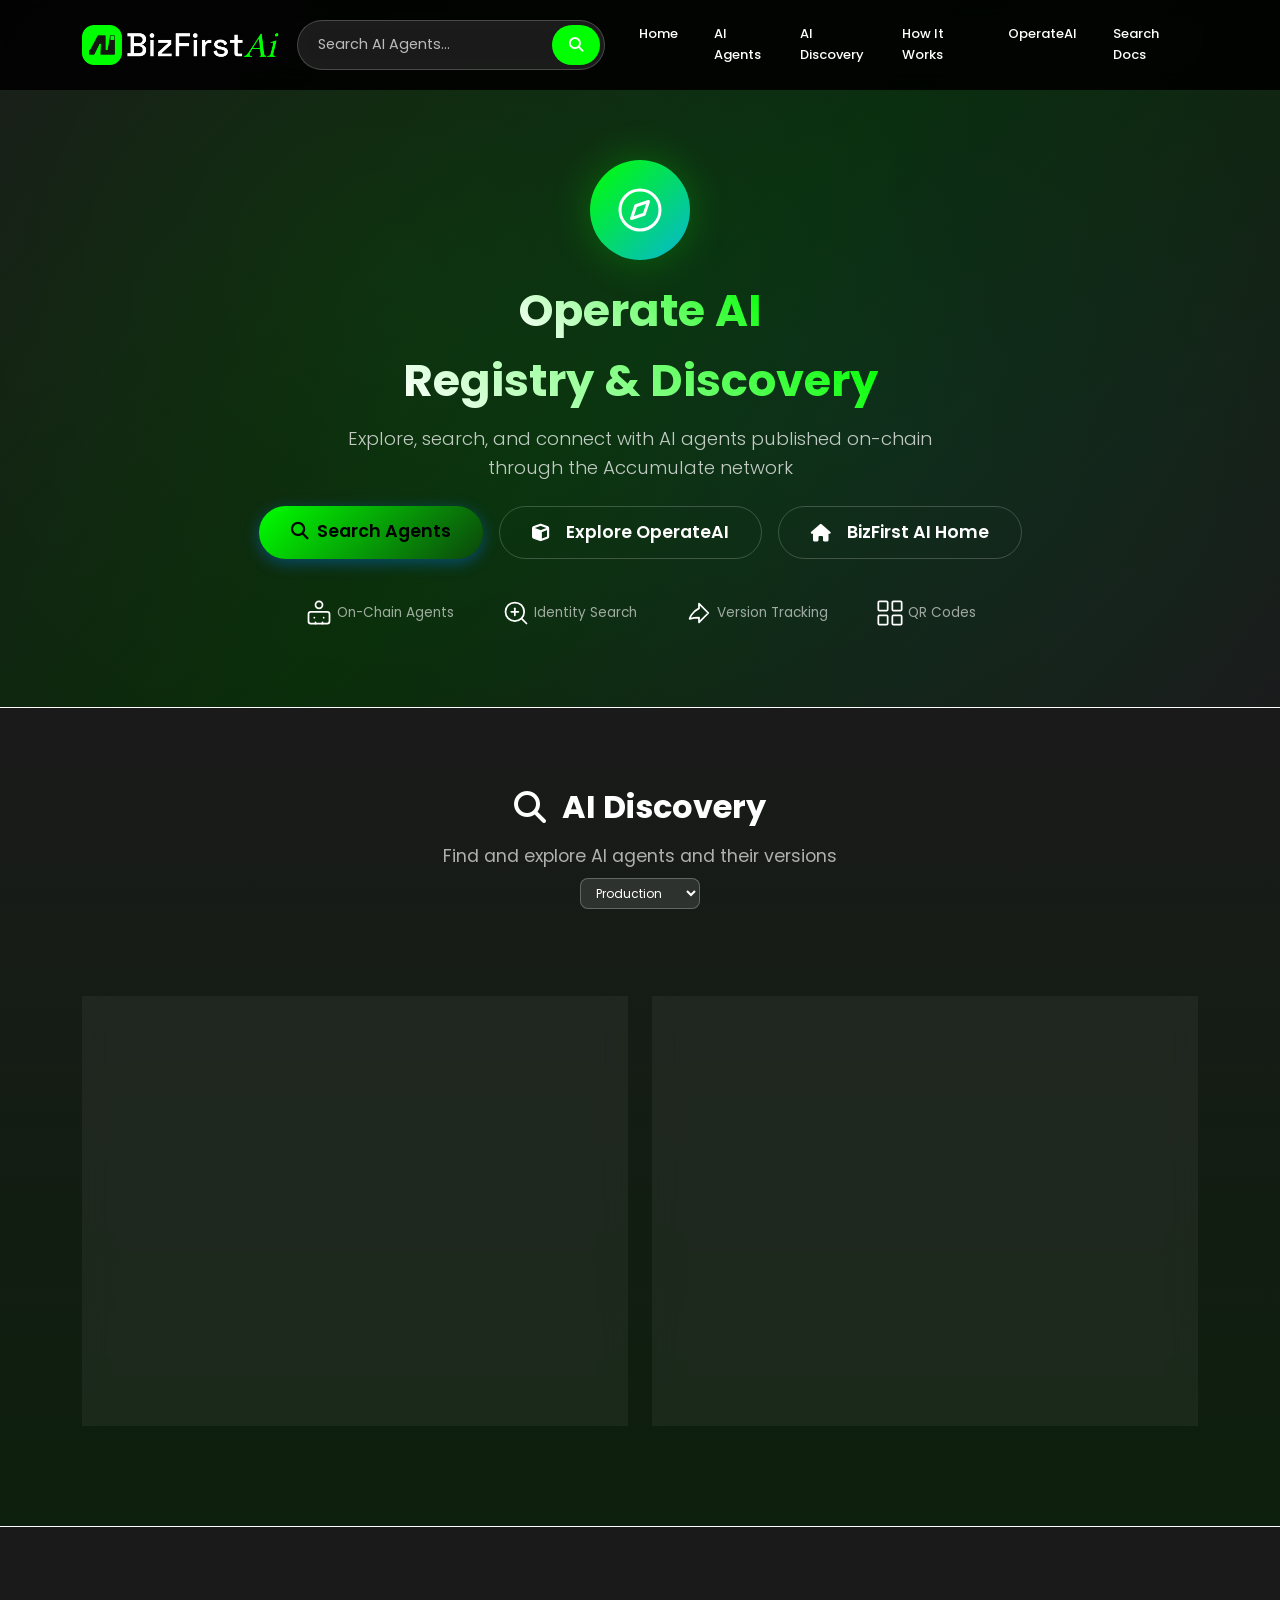
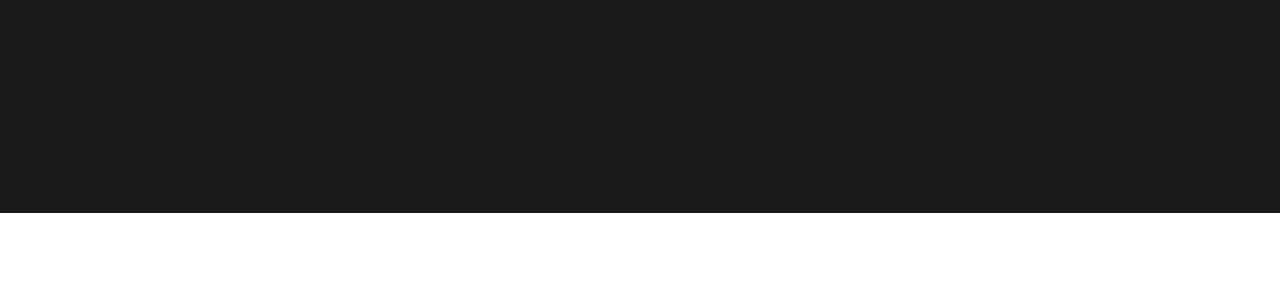
<file: docs/index.html>
<!DOCTYPE html>
<html lang="en">
<head>
  <meta charset="UTF-8">
  <meta http-equiv="refresh" content="0; url=AgentDiscovery.html">
  <link rel="canonical" href="AgentDiscovery.html">
  <title>OperateAgents</title>
</head>
<body>
  <p>Redirecting to <a href="AgentDiscovery.html">AgentDiscovery.html</a>&hellip;</p>
  <script>window.location.replace("AgentDiscovery.html");</script>
</body>
</html>
</file>
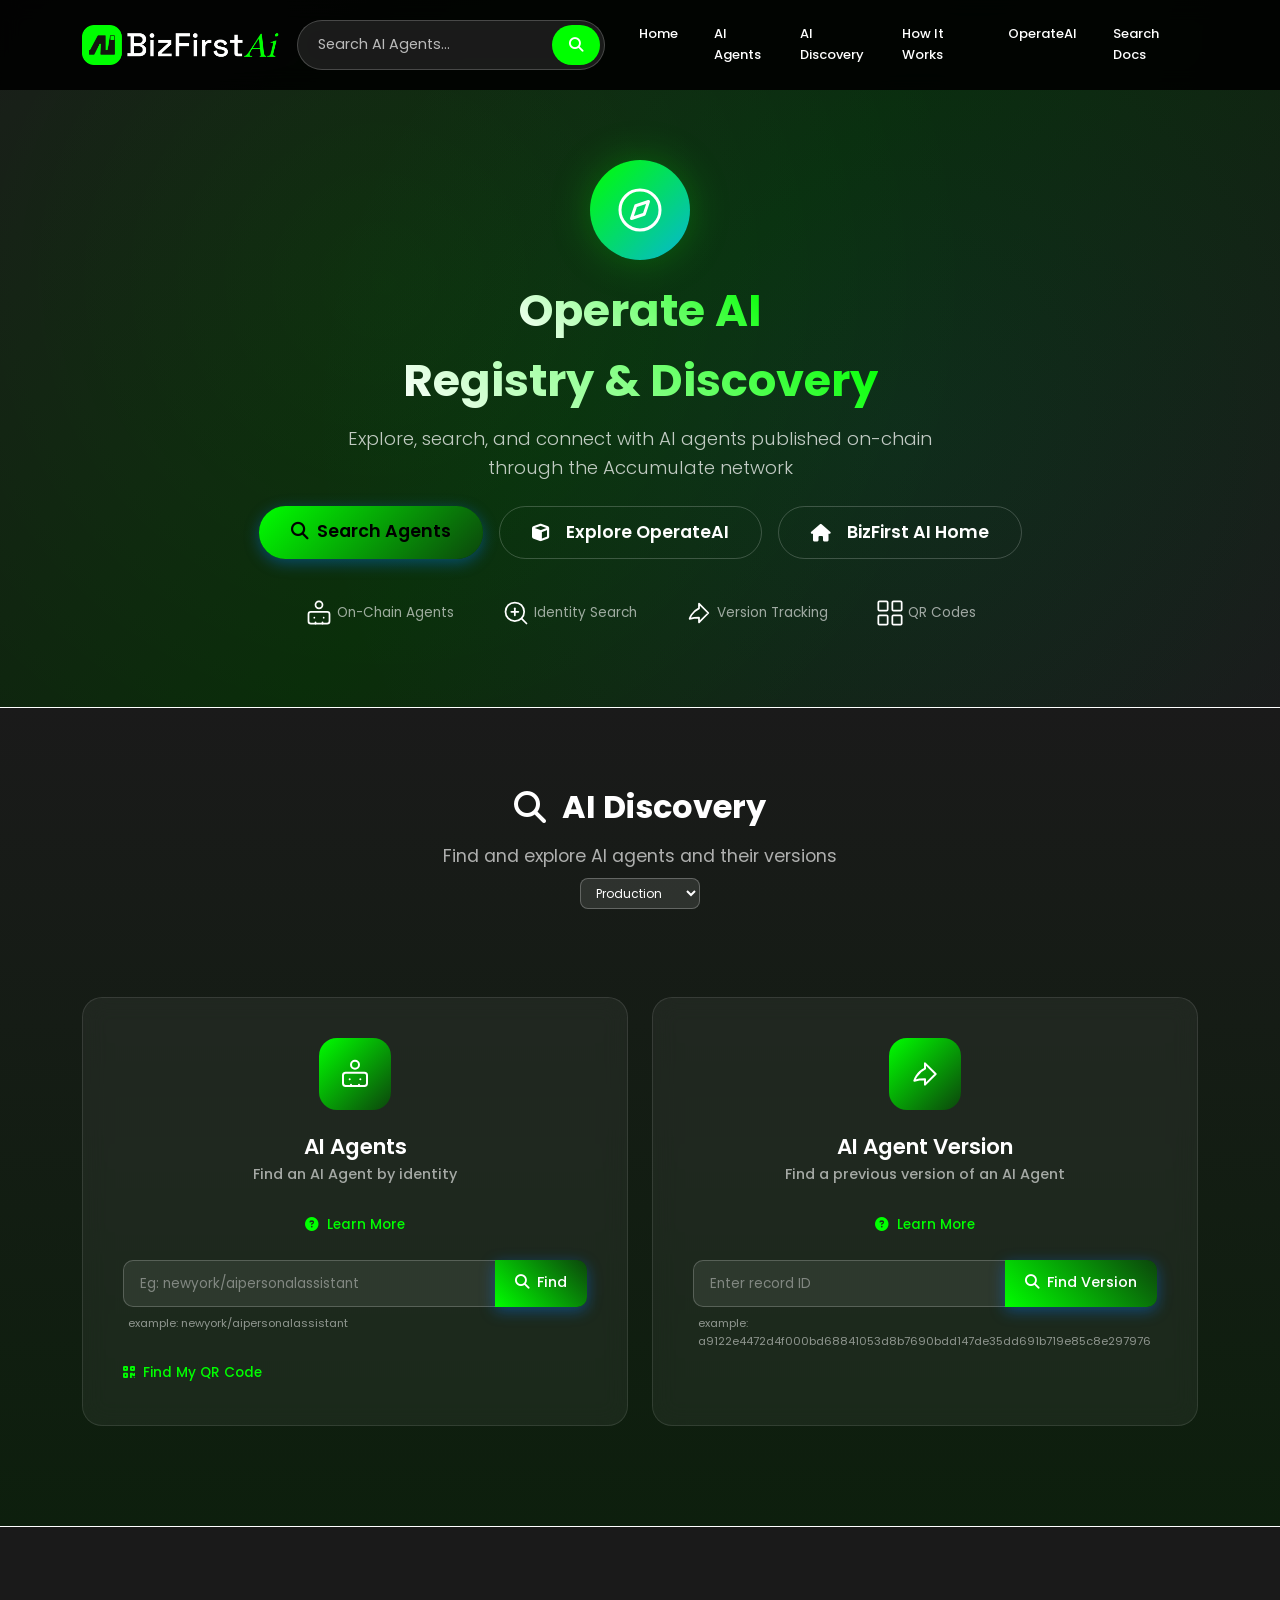
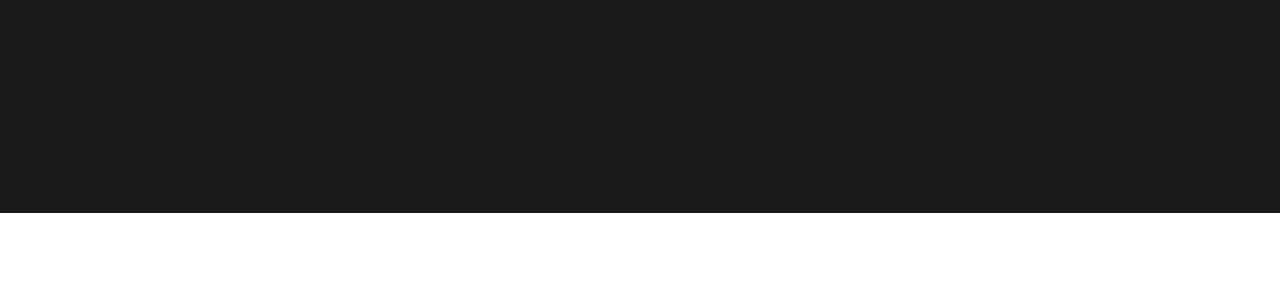
<file: docs/AgentDiscovery.html>
<!DOCTYPE html>
<html lang="en">

<head>
    <meta charset="UTF-8">
    <meta name="viewport" content="width=device-width, initial-scale=1.0">
    <title>BizFirst AI - AI Discovery</title>
    <meta name="description" content="BizFirst AI - Discover and explore AI Agents on chain">
    <meta name="keywords" content="AI, Machine Learning, AI Agents, Blockchain, Web3">
    <meta name="author" content="Bank on Ledger">

    <!-- Open Graph Meta Tags for Social Media -->
    <meta property="og:title" content="BizFirst AI - AI Discovery">
    <meta property="og:description" content="BizFirst AI - Discover and explore AI Agents on chain">
    <meta property="og:type" content="website">
    <meta property="og:url" content="https://OperateAgents.BizFirstAi.com/">
    <meta property="og:image" content="https://bizfirstai.com/website/assets/Logo/logo-m.png">

    <!-- Twitter Card Meta Tags -->
    <meta name="twitter:card" content="summary_large_image">
    <meta name="twitter:title" content="BizFirst AI - AI Discovery">
    <meta name="twitter:description" content="BizFirst AI - Discover and explore AI Agents on chain">
    <meta name="twitter:image" content="https://bizfirstai.com/website/assets/Logo/logo-m.png">

    <link rel="icon" type="image/png" href="https://bizfirstai.com/website/assets/Logo/logo-m.png">

    <!-- Google Fonts -->
    <link href="https://fonts.googleapis.com/css2?family=Poppins:wght@300;400;500;600;700;800&display=swap"
        rel="stylesheet">

    <!-- Font Awesome -->
    <link rel="stylesheet" href="https://cdnjs.cloudflare.com/ajax/libs/font-awesome/6.4.0/css/all.min.css">

    <!-- Bootstrap CSS -->
    <link href="https://cdn.jsdelivr.net/npm/bootstrap@5.3.0/dist/css/bootstrap.min.css" rel="stylesheet">

    <!-- AOS Animation Library -->
    <link href="https://unpkg.com/aos@2.3.1/dist/aos.css" rel="stylesheet">

    <!-- Custom CSS -->
    <link rel="stylesheet" href="css/style.css">
    <link rel="stylesheet" href="css/animations.css">
    <link rel="stylesheet" href="css/components.css">
    <link rel="stylesheet" href="css/common.css">

    <style>
        /* ── Hero Banner ── */
        .discovery-hero {
            padding: 160px 0 80px;
            background: linear-gradient(135deg, #1a1a1a 0%, #0a2a0a 50%, #1a1a1a 100%);
            position: relative;
            overflow: hidden;
            text-align: center;
            color: #fff;
        }
        .discovery-hero::before {
            content: "";
            position: absolute;
            inset: 0;
            background: radial-gradient(circle at 30% 40%, rgba(0,255,0,0.06) 0%, transparent 60%),
                        radial-gradient(circle at 70% 60%, rgba(6,182,212,0.06) 0%, transparent 60%);
            pointer-events: none;
        }
        .discovery-hero .hero-icon {
            width: 100px;
            height: 100px;
            background: linear-gradient(135deg, var(--accent-primary), var(--accent-secondary));
            border-radius: 50%;
            display: inline-flex;
            align-items: center;
            justify-content: center;
            font-size: 2.5rem;
            color: #fff;
            margin-bottom: 1.5rem;
            box-shadow: 0 0 40px rgba(0,255,0,0.25);
            animation: pulse-glow 3s ease-in-out infinite;
        }
        @keyframes pulse-glow {
            0%, 100% { box-shadow: 0 0 40px rgba(0,255,0,0.25); }
            50% { box-shadow: 0 0 60px rgba(0,255,0,0.4); }
        }
        .discovery-hero h1 {
            font-size: 2.8rem;
            font-weight: 700;
            margin-bottom: 1rem;
        }
        .discovery-hero p.lead {
            font-size: 1.15rem;
            color: rgba(255,255,255,0.75);
            max-width: 600px;
            margin: 0 auto;
        }
        .discovery-hero .stats-row {
            display: flex;
            justify-content: center;
            gap: 3rem;
            margin-top: 2.5rem;
            flex-wrap: wrap;
        }
        .discovery-hero .stat-item {
            text-align: center;
        }
        .discovery-hero .stat-item i {
            font-size: 1.4rem;
            color: var(--accent-primary);
            margin-bottom: 0.4rem;
            display: block;
        }
        .discovery-hero .stat-item span {
            font-size: 0.85rem;
            color: rgba(255,255,255,0.6);
        }

        /* ── Section Divider ── */
        .section-divider {
            height: 1px;
            background: linear-gradient(90deg, transparent, rgba(255,255,255,0.15), transparent);
            margin: 0;
        }

        /* ── AI Agents Listing Section ── */
        .agents-listing-section {
            padding: 80px 0;
            background: linear-gradient(180deg, #141414 0%, #1a1a1a 100%);
            color: #fff;
        }
        .agents-listing-section .section-badge {
            display: inline-block;
            padding: 0.35rem 1rem;
            border-radius: 50px;
            font-size: 0.75rem;
            font-weight: 600;
            text-transform: uppercase;
            letter-spacing: 1px;
            margin-bottom: 1rem;
        }
        .badge-recent {
            background: rgba(6,182,212,0.15);
            color: var(--accent-secondary);
            border: 1px solid rgba(6,182,212,0.3);
        }
        .badge-featured {
            background: rgba(245,158,11,0.15);
            color: var(--accent-warning);
            border: 1px solid rgba(245,158,11,0.3);
        }
        .agents-listing-section h2 {
            font-size: 2rem;
            font-weight: 700;
            color: #fff;
            margin-bottom: 0.5rem;
        }
        .agents-listing-section h4 {
            font-size: 0.95rem;
            color: var(--accent-primary);
            font-weight: 500;
            margin-bottom: 0.5rem;
        }
        .agents-listing-section > .container > .app-product-listing-contatiner > .listing-block > .app-product-listing-header p {
            color: rgba(255,255,255,0.6);
            font-size: 0.95rem;
        }
        .listing-block {
            padding: 50px 0;
        }
        .listing-block + .listing-block {
            border-top: 1px solid rgba(255,255,255,0.06);
        }

        /* ── Discovery Search Section ── */
        .discovery-search-section {
            padding: 80px 0 100px;
            background: linear-gradient(180deg, #1a1a1a 0%, #0d1f0d 100%);
            color: #fff;
        }
        .discovery-search-section .section-header h2 {
            font-size: 2rem;
            font-weight: 700;
            color: #fff;
        }
        .discovery-search-section .section-header p {
            color: rgba(255,255,255,0.65);
        }
        .discovery-search-section .select-network {
            background: rgba(255,255,255,0.1);
            color: #fff;
            border: 1px solid rgba(255,255,255,0.25);
            border-radius: 8px;
            padding: 0.5rem 1rem;
            margin-top: 0.75rem;
            font-size: 0.9rem;
        }
        .discovery-search-section .select-network option {
            background: #1a1a1a;
            color: #fff;
        }
        .discovery-search-card {
            background: rgba(255,255,255,0.05);
            border-radius: 20px;
            backdrop-filter: blur(12px);
            border: 1px solid rgba(255,255,255,0.1);
            transition: all 0.4s cubic-bezier(0.25, 0.46, 0.45, 0.94);
            height: 100%;
            position: relative;
            overflow: hidden;
        }
        .discovery-search-card::before {
            content: "";
            position: absolute;
            inset: 0;
            border-radius: 20px;
            background: linear-gradient(135deg, rgba(0,255,0,0.03), transparent 60%);
            opacity: 0;
            transition: opacity 0.4s ease;
        }
        .discovery-search-card:hover {
            background: rgba(255,255,255,0.08);
            transform: translateY(-8px);
            border-color: rgba(0,255,0,0.25);
            box-shadow: 0 25px 60px rgba(0,0,0,0.4), 0 0 30px rgba(0,255,0,0.08);
        }
        .discovery-search-card:hover::before {
            opacity: 1;
        }
        .discovery-search-card .card-body {
            padding: 2.5rem;
            position: relative;
            z-index: 1;
        }
        .discovery-search-card .search-icon {
            width: 72px;
            height: 72px;
            background: linear-gradient(135deg, var(--accent-primary), var(--accent-primary-shade));
            border-radius: 18px;
            display: flex;
            align-items: center;
            justify-content: center;
            margin: 0 auto 1.5rem;
            font-size: 1.8rem;
            color: white;
            transition: transform 0.3s ease;
        }
        .discovery-search-card:hover .search-icon {
            transform: scale(1.1) rotate(5deg);
        }
        .discovery-search-card .card-title {
            font-size: 1.35rem;
            font-weight: 600;
            color: white;
            margin-bottom: 0.4rem;
            text-align: center;
        }
        .discovery-search-card .card-subtitle {
            color: rgba(255,255,255,0.6);
            margin-bottom: 1.5rem;
            text-align: center;
            font-size: 0.9rem;
        }
        .discovery-search-card .form-control {
            background: rgba(255,255,255,0.08);
            border: 1px solid rgba(255,255,255,0.2);
            color: white;
            padding: 0.75rem 1rem;
            border-radius: 10px;
            font-size: 0.9rem;
            transition: all 0.3s ease;
        }
        .discovery-search-card .form-control:focus {
            background: rgba(255,255,255,0.12);
            border-color: var(--accent-primary);
            color: white;
            box-shadow: 0 0 0 3px rgba(0,255,0,0.15);
        }
        .discovery-search-card .form-control::placeholder {
            color: rgba(255,255,255,0.4);
            font-size: 0.85rem;
        }
        .discovery-search-card .btn-primary {
            border-radius: 10px;
            padding: 0.75rem 1.25rem;
            font-weight: 500;
            white-space: nowrap;
        }
        .discovery-search-card .example-text {
            font-size: 0.7rem;
            opacity: 0.5;
            margin-top: 0.5rem;
            padding-left: 5px;
            transition: opacity 0.2s ease;
        }
        .discovery-search-card .example-text:hover {
            opacity: 0.85;
            text-decoration: underline;
        }
        .discovery-search-card .help-link,
        .discovery-search-card .qr-link {
            font-size: 0.85rem;
        }

        .app-product-listing-content > div {
            border: 5px solid transparent;
            background-color: transparent;
        }

        /* ── Agent Cards ── */
        .agent-card {
            border-radius: 16px !important;
            overflow: hidden;
            border: none !important;
            --bs-card-border-width: 0;
            --bs-card-border-color: transparent;
            background: linear-gradient(165deg, #0a1f0a 0%, #0d2818 50%, #091a12 100%);
            transition: all 0.4s cubic-bezier(0.25, 0.46, 0.45, 0.94);
            box-shadow: 0 2px 12px rgba(0,0,0,0.25);
            margin-bottom: 0.5rem;
        }
        .agent-card:hover {
            transform: translateY(-6px);
            box-shadow: 0 16px 40px rgba(0,0,0,0.4), 0 0 20px rgba(0,255,0,0.08);
        }
        .agent-card-header {
            background: linear-gradient(135deg, rgba(0,255,0,0.06), rgba(6,182,212,0.03));
            border-bottom: 1px solid rgba(255,255,255,0.04) !important;
            padding: 1rem 1.25rem;
            display: flex;
            align-items: center;
            gap: 0.75rem;
        }
        .agent-card-logo {
            width: 36px;
            height: 36px;
            border-radius: 10px;
            flex-shrink: 0;
            background: linear-gradient(135deg, rgba(0,255,0,0.15), rgba(6,182,212,0.1));
            display: inline-flex;
            align-items: center;
            justify-content: center;
            color: var(--accent-primary);
        }
        .agent-card-title {
            font-size: 1rem;
            font-weight: 600;
            color: #fff;
            margin: 0;
            background: none;
            border: none;
            padding: 0;
        }
        .agent-card-body {
            position: relative;
            min-height: 120px;
            padding: 0;
        }
        .agent-card-overlay {
            position: absolute;
            inset: 0;
            background: linear-gradient(180deg, rgba(0,0,0,0.3) 0%, rgba(0,0,0,0.75) 100%);
        }
        .agent-card-body-content {
            position: relative;
            z-index: 1;
            padding: 1.25rem;
        }
        .agent-card-badge {
            display: block;
            font-size: 0.55rem;
            font-weight: 400;
            letter-spacing: 0.5px;
            text-transform: uppercase;
            color: rgba(255,255,255,0.35);
            background: none;
            padding: 0;
            border-radius: 0;
            margin-bottom: 0.3rem;
        }
        .agent-card-desc {
            font-size: 0.85rem;
            color: rgba(255,255,255,0.85);
            line-height: 1.5;
            margin: 0;
        }
        .agent-card-footer {
            background: rgba(0,0,0,0.2);
            border-top: 1px solid rgba(255,255,255,0.03) !important;
            padding: 1rem 1.25rem;
        }
        .agent-card-code {
            font-size: 0.7rem;
            font-family: monospace;
            color: rgba(255,255,255,0.45);
            margin-bottom: 0.75rem;
            word-break: break-all;
        }
        .agent-card-actions {
            display: flex;
            gap: 0.5rem;
            justify-content: center;
        }
        .agent-btn-visit {
            flex: 1;
            background: linear-gradient(135deg, var(--accent-primary), var(--accent-primary-shade));
            color: #fff;
            font-size: 0.8rem;
            font-weight: 500;
            padding: 0.45rem 0.75rem;
            border-radius: 8px;
            border: none;
            text-align: center;
            transition: all 0.3s ease;
        }
        .agent-btn-visit:hover {
            color: #fff;
            box-shadow: 0 4px 15px rgba(0,255,0,0.3);
            transform: translateY(-1px);
        }
        .agent-btn-testnet {
            flex: 1;
            background: rgba(255,255,255,0.06);
            color: rgba(255,255,255,0.7);
            font-size: 0.8rem;
            font-weight: 500;
            padding: 0.45rem 0.75rem;
            border-radius: 8px;
            border: 1px solid rgba(255,255,255,0.1);
            text-align: center;
            transition: all 0.3s ease;
        }
        .agent-btn-testnet:hover {
            background: rgba(255,255,255,0.1);
            color: #fff;
            border-color: rgba(255,255,255,0.2);
        }

        /* ── Network Selector (smaller) ── */
        .discovery-search-section .select-network {
            font-size: 0.75rem;
            padding: 0.3rem 0.7rem;
            margin-top: 0.5rem;
        }
    </style>
</head>

<body>
    <!-- Preloader -->
    <div id="preloader">
        <div id="status">
            <div class="spinner">Loading...</div>
        </div>
    </div>

    <!-- Navigation -->
    <nav class="navbar navbar-expand-lg navbar-dark fixed-top custom-nav">
        <div class="container">
            <a class="navbar-brand" href="https://bizfirstai.github.io/BizFirstAi.com/">
                <div class="logo-container">
                    <img src="images/logo.png" alt="BizFirst AI" class="logo-img">
                </div>
            </a>

            <!-- AI Agent Search Box -->
            <div class="navbar-search d-none d-lg-flex me-3">
                <div class="search-container">
                    <input type="text" class="form-control search-input" placeholder="Search AI Agents..."
                        id="navSearchInput">
                    <button class="btn search-btn" type="button" onclick="searchFromNav()">
                        <i class="fas fa-search"></i>
                    </button>
                </div>
            </div>

            <button class="navbar-toggler" type="button" data-bs-toggle="collapse" data-bs-target="#navbarNav">
                <span class="navbar-toggler-icon"></span>
            </button>

            <div class="collapse navbar-collapse" id="navbarNav">
                <ul class="navbar-nav ms-auto">
                    <li class="nav-item">
                        <a class="nav-link" href="https://bizfirstai.github.io/BizFirstAi.com/">Home</a>
                    </li>
                    <li class="nav-item">
                        <a class="nav-link" href="#agents">AI Agents</a>
                    </li>
                    <li class="nav-item">
                        <a class="nav-link active" href="#search">AI Discovery</a>
                    </li>
                    <li class="nav-item">
                        <a class="nav-link" href="how-it-works.html">How It Works</a>
                    </li>
                    <li class="nav-item">
                        <a class="nav-link" href="https://bizfirstai.github.io/OperateAI/">OperateAI</a>
                    </li>
                    <li class="nav-item">
                        <a class="nav-link" href="https://docs.bizfirstai.com/search" target="_blank" rel="noopener">Search Docs</a>
                    </li>
                </ul>
            </div>
        </div>
    </nav>

    <!-- Hero Banner -->
    <section class="discovery-hero">
        <div class="container" data-aos="fade-up" data-aos-duration="800">
            <div class="hero-icon">
                <svg width="48" height="48" viewBox="0 0 24 24" fill="none" stroke="currentColor" stroke-width="1.5" stroke-linecap="round" stroke-linejoin="round">
                    <circle cx="12" cy="12" r="10"/><polygon points="16.24 7.76 14.12 14.12 7.76 16.24 9.88 9.88 16.24 7.76"/>
                </svg>
            </div>
            <h1><span class="gradient-text">Operate AI</span></h1>
            <h1><span class="gradient-text">Registry & Discovery</span></h1>
            <p class="lead">Explore, search, and connect with AI agents published on-chain through the Accumulate network</p>
            <div class="hero-cta-buttons" data-aos="fade-up" data-aos-delay="100" style="display:flex;gap:1rem;justify-content:center;flex-wrap:wrap;margin:1.5rem 0 2rem;">
                <a href="#search" class="btn btn-primary btn-lg" style="background:linear-gradient(135deg,var(--accent-primary),var(--accent-primary-shade));border:none;padding:0.75rem 2rem;border-radius:50px;font-weight:600;color:#000;">
                    <i class="fas fa-search me-2"></i>Search Agents
                </a>
                <a href="https://bizfirstai.github.io/OperateAI/" class="btn btn-outline-light btn-lg" style="border:1px solid rgba(255,255,255,0.2);padding:0.75rem 2rem;border-radius:50px;font-weight:600;">
                    <i class="fas fa-cube me-2"></i>Explore OperateAI
                </a>
                <a href="https://bizfirstai.github.io/BizFirstAi.com/" class="btn btn-outline-light btn-lg" style="border:1px solid rgba(255,255,255,0.2);padding:0.75rem 2rem;border-radius:50px;font-weight:600;">
                    <i class="fas fa-home me-2"></i>BizFirst AI Home
                </a>
            </div>
            <div class="stats-row" data-aos="fade-up" data-aos-delay="200">
                <div class="stat-item">
                    <svg width="28" height="28" viewBox="0 0 24 24" fill="none" stroke="currentColor" stroke-width="1.5" stroke-linecap="round" stroke-linejoin="round">
                        <rect x="3" y="11" width="18" height="10" rx="2"/><circle cx="12" cy="5" r="3"/><line x1="8" y1="16" x2="8" y2="16.01"/><line x1="16" y1="16" x2="16" y2="16.01"/><path d="M9 20v1M15 20v1"/>
                    </svg>
                    <span>On-Chain Agents</span>
                </div>
                <div class="stat-item">
                    <svg width="28" height="28" viewBox="0 0 24 24" fill="none" stroke="currentColor" stroke-width="1.5" stroke-linecap="round" stroke-linejoin="round">
                        <circle cx="11" cy="11" r="8"/><line x1="21" y1="21" x2="16.65" y2="16.65"/><line x1="11" y1="8" x2="11" y2="14"/><line x1="8" y1="11" x2="14" y2="11"/>
                    </svg>
                    <span>Identity Search</span>
                </div>
                <div class="stat-item">
                    <svg width="28" height="28" viewBox="0 0 24 24" fill="none" stroke="currentColor" stroke-width="1.5" stroke-linecap="round" stroke-linejoin="round">
                        <path d="M12 8V4l8 8-8 8v-4c-4.42 0-8 1-8 1s1.5-6 8-9z"/>
                    </svg>
                    <span>Version Tracking</span>
                </div>
                <div class="stat-item">
                    <svg width="28" height="28" viewBox="0 0 24 24" fill="none" stroke="currentColor" stroke-width="1.5" stroke-linecap="round" stroke-linejoin="round">
                        <rect x="2" y="2" width="8" height="8" rx="1"/><rect x="14" y="2" width="8" height="8" rx="1"/><rect x="2" y="14" width="8" height="8" rx="1"/><rect x="14" y="14" width="8" height="8" rx="1"/>
                    </svg>
                    <span>QR Codes</span>
                </div>
            </div>
        </div>
    </section>

    <div class="section-divider"></div>

    <!-- AI Discovery / Search Section -->
    <section id="search" class="discovery-search-section">
        <div class="container">
            <div class="section-header text-center" data-aos="fade-up">
                <h2><i class="fas fa-search me-3"></i>AI Discovery</h2>
                <p>Find and explore AI agents and their versions</p>
                <select class="select-network">
                    <option value="" selected>Production</option>
                    <option value="kermit">Test (Kermit)</option>
                </select>
            </div>
            <div class="row g-4 mt-4">
                <div class="col-md-6" data-aos="fade-right" data-aos-delay="100">
                    <div class="discovery-search-card">
                        <div class="card-body">
                            <div class="search-icon">
                                <svg width="32" height="32" viewBox="0 0 24 24" fill="none" stroke="currentColor" stroke-width="1.5" stroke-linecap="round" stroke-linejoin="round">
                                    <rect x="3" y="11" width="18" height="10" rx="2"/><circle cx="12" cy="5" r="3"/><line x1="8" y1="16" x2="8" y2="16.01"/><line x1="16" y1="16" x2="16" y2="16.01"/><path d="M9 20v1M15 20v1"/>
                                </svg>
                            </div>
                            <h5 class="card-title">AI Agents</h5>
                            <h6 class="card-subtitle">Find an AI Agent by identity</h6>
                            <a href="https://dev.azure.com/HelpDocs/Qoboto.com/_wiki/wikis/Qoboto.com.wiki/886"
                                class="app-help btn help-link mb-3 d-block" target="_blank"><i
                                    class="fas fa-question-circle me-2"></i>Learn More</a>
                            <div class="input-group mb-2">
                                <input type="text" class="text_identity search-input form-control" name="identity"
                                    placeholder="Eg: newyork/aipersonalassistant">
                                <a href_template="https://@identityName.BizFirstAi.com/@identityPath?@network"
                                    class="btn btn-primary member-link-app-identity-url" target="_blank"><i
                                        class="fas fa-search me-2"></i>Find</a>
                            </div>
                            <div class="example-text" style="cursor:pointer;" onclick="document.querySelector('.text_identity').value='newyork/aipersonalassistant'">example: newyork/aipersonalassistant</div>
                            <br>
                            <a href="#" class="member-link-app-identity-qr-code qr-link"><i
                                    class="fas fa-qrcode me-2"></i>Find My QR Code</a>
                        </div>
                    </div>
                </div>
                <div class="col-md-6" data-aos="fade-left" data-aos-delay="200">
                    <div class="discovery-search-card">
                        <div class="card-body">
                            <div class="search-icon">
                                <svg width="32" height="32" viewBox="0 0 24 24" fill="none" stroke="currentColor" stroke-width="1.5" stroke-linecap="round" stroke-linejoin="round">
                                    <path d="M12 8V4l8 8-8 8v-4c-4.42 0-8 1-8 1s1.5-6 8-9z"/>
                                </svg>
                            </div>
                            <h5 class="card-title">AI Agent Version</h5>
                            <h6 class="card-subtitle">Find a previous version of an AI Agent</h6>
                            <a href="https://dev.azure.com/HelpDocs/Qoboto.com/_wiki/wikis/Qoboto.com.wiki/886"
                                class="app-help btn help-link mb-3 d-block" target="_blank"><i
                                    class="fas fa-question-circle me-2"></i>Learn More</a>
                            <div class="input-group mb-2">
                                <input type="text" class="text_record_id search-input form-control" name="recordId"
                                    placeholder="Enter record ID">
                                <a href_template="https://record.BizFirstAi.com/?search-url-data-entry-id=@record-id@network"
                                    class="btn btn-primary member-link-app-record-id" target="_blank"><i
                                        class="fas fa-search me-2"></i>Find Version</a>
                            </div>
                            <div class="example-text" style="cursor:pointer;" onclick="document.querySelector('.text_record_id').value='a9122e4472d4f000bd68841053d8b7690bdd147de35dd691b719e85c8e297976'">example: a9122e4472d4f000bd68841053d8b7690bdd147de35dd691b719e85c8e297976</div>
                        </div>
                    </div>
                </div>
            </div>
        </div>
    </section>

    <div class="section-divider"></div>

    <!-- AI Agents Listing -->
    <section class="agents-listing-section app-product-listing-section-bizfirstaiagents" id="agents">
        <div class="container">
            <div class="app-product-listing-contatiner" id="app-product-listing-contatiner">

                <!-- Recent AI Agents -->
                <div class="listing-block app-product-listing-holder app-product-listing-holder-recent">
                    <div class="app-product-listing-header text-center" data-aos="fade-up">
                        <span class="section-badge badge-recent"><i class="fas fa-clock me-1"></i>Latest</span>
                        <h2><i class="fas fa-robot me-3"></i>Recent AI Agents</h2>
                        <h4>On Chain</h4>
                        <p>Create your AI Agent and showcase them here.</p>
                    </div>
                    <div class="app-product-listing-content row g-5 mt-4 justify-content-center" data-aos="fade-up" data-aos-delay="100">
                    </div>
                </div>

                <!-- Featured AI Agents -->
                <div class="listing-block app-product-listing-holder app-product-listing-holder-top">
                    <div class="app-product-listing-header text-center" data-aos="fade-up">
                        <span class="section-badge badge-featured"><i class="fas fa-trophy me-1"></i>Top Picks</span>
                        <h2><i class="fas fa-star me-3"></i>Featured AI Agents</h2>
                        <h4>On Chain</h4>
                        <p>Top AI Agents published by app users.</p>
                    </div>
                    <div class="app-product-listing-content row g-5 mt-4 justify-content-center" data-aos="fade-up" data-aos-delay="100">
                    </div>
                </div>

                <!-- Card Template (hidden) -->
                <div class="app-product-listing-templates w-hidden" id="app-product-listing-templates">
                    <div class="card-template-standard-mini" id="card-template-standard-mini">
                        <div class="col-lg-3 col-md-4 col-sm-6 list-item-card-smart">
                            <div class="agent-card">
                                <div class="agent-card-header">
                                    <span class="agent-card-logo">
                                        <svg width="20" height="20" viewBox="0 0 24 24" fill="none" stroke="currentColor" stroke-width="1.5" stroke-linecap="round" stroke-linejoin="round">
                                            <rect x="3" y="11" width="18" height="10" rx="2"/><circle cx="12" cy="5" r="3"/><line x1="8" y1="16" x2="8" y2="16.01"/><line x1="16" y1="16" x2="16" y2="16.01"/>
                                        </svg>
                                    </span>
                                    <h5 class="agent-card-title">{@name}</h5>
                                </div>
                                <div class="agent-card-body"
                                    style="background-image: url('{@imageurl}'); background-size: cover; background-position: center;">
                                    <div class="agent-card-overlay"></div>
                                    <div class="agent-card-body-content">
                                        <p class="agent-card-badge">Created using BizFirst AI</p>
                                        <p class="agent-card-desc">{@shortDescription}</p>
                                    </div>
                                </div>
                                <div class="agent-card-footer">
                                    <p class="agent-card-code">{@code}</p>
                                    <div class="agent-card-actions">
                                        <a href="{@appUrl}" target="_blank" class="btn agent-btn-visit">Visit</a>
                                        <a href="{@appUrlTestNet}" target="_blank" class="btn agent-btn-testnet">Test</a>
                                    </div>
                                </div>
                            </div>
                        </div>
                    </div>
                </div>
            </div>
        </div>
    </section>

    <!-- Footer -->
    <footer class="footer">
        <div class="container">
            <div class="footer-content text-center">
                <div class="footer-logo" data-aos="fade-up">
                    <img src="images/logo.png" alt="BizFirst AI" class="footer-logo-img">
                </div>

                <div class="footer-social" data-aos="fade-up" data-aos-delay="400">
                    <a href="https://www.youtube.com/@operatecrypto" target="_blank"><i class="fab fa-youtube"></i></a>
                    <a href="https://twitter.com/OperateID" target="_blank"><i class="fab fa-twitter"></i></a>
                    <a href="https://discord.gg/F6NjA5dzZV" target="_blank"><i class="fab fa-discord"></i></a>
                    <a href="https://github.com/operatecrypto" target="_blank"><i class="fab fa-github"></i></a>
                    <a href="https://t.me/operatecrypto" target="_blank"><i class="fab fa-telegram"></i></a>
                </div>

                <div class="footer-bottom" data-aos="fade-up" data-aos-delay="600">
                    <p>&copy; 2024 BizFirst AI. All rights reserved.</p>
                </div>
            </div>
        </div>
    </footer>

    <!-- Bootstrap JS -->
    <script src="https://cdn.jsdelivr.net/npm/bootstrap@5.3.0/dist/js/bootstrap.bundle.min.js"></script>

    <!-- AOS Animation Library -->
    <script src="https://unpkg.com/aos@2.3.1/dist/aos.js"></script>

    <!-- Custom JS -->
    <script src="js/main.js"></script>
    <script src="js/animations.js"></script>
    <script src="js/components.js"></script>

    <script src="js/jquery.min.js"></script>
    <script src="js/bootstrap.bundle.min.js"></script>

    <script src="js/main.js"></script>
    <script src="js/OperateID/common.js"></script>
    <script src="js/OperateID/operateId.js"></script>
    <script src="js/OperateID/productLlisting.js"></script>
    <script src="js/OperateID/productLlistingExtra.js"></script>
</body>

</html>
</file>
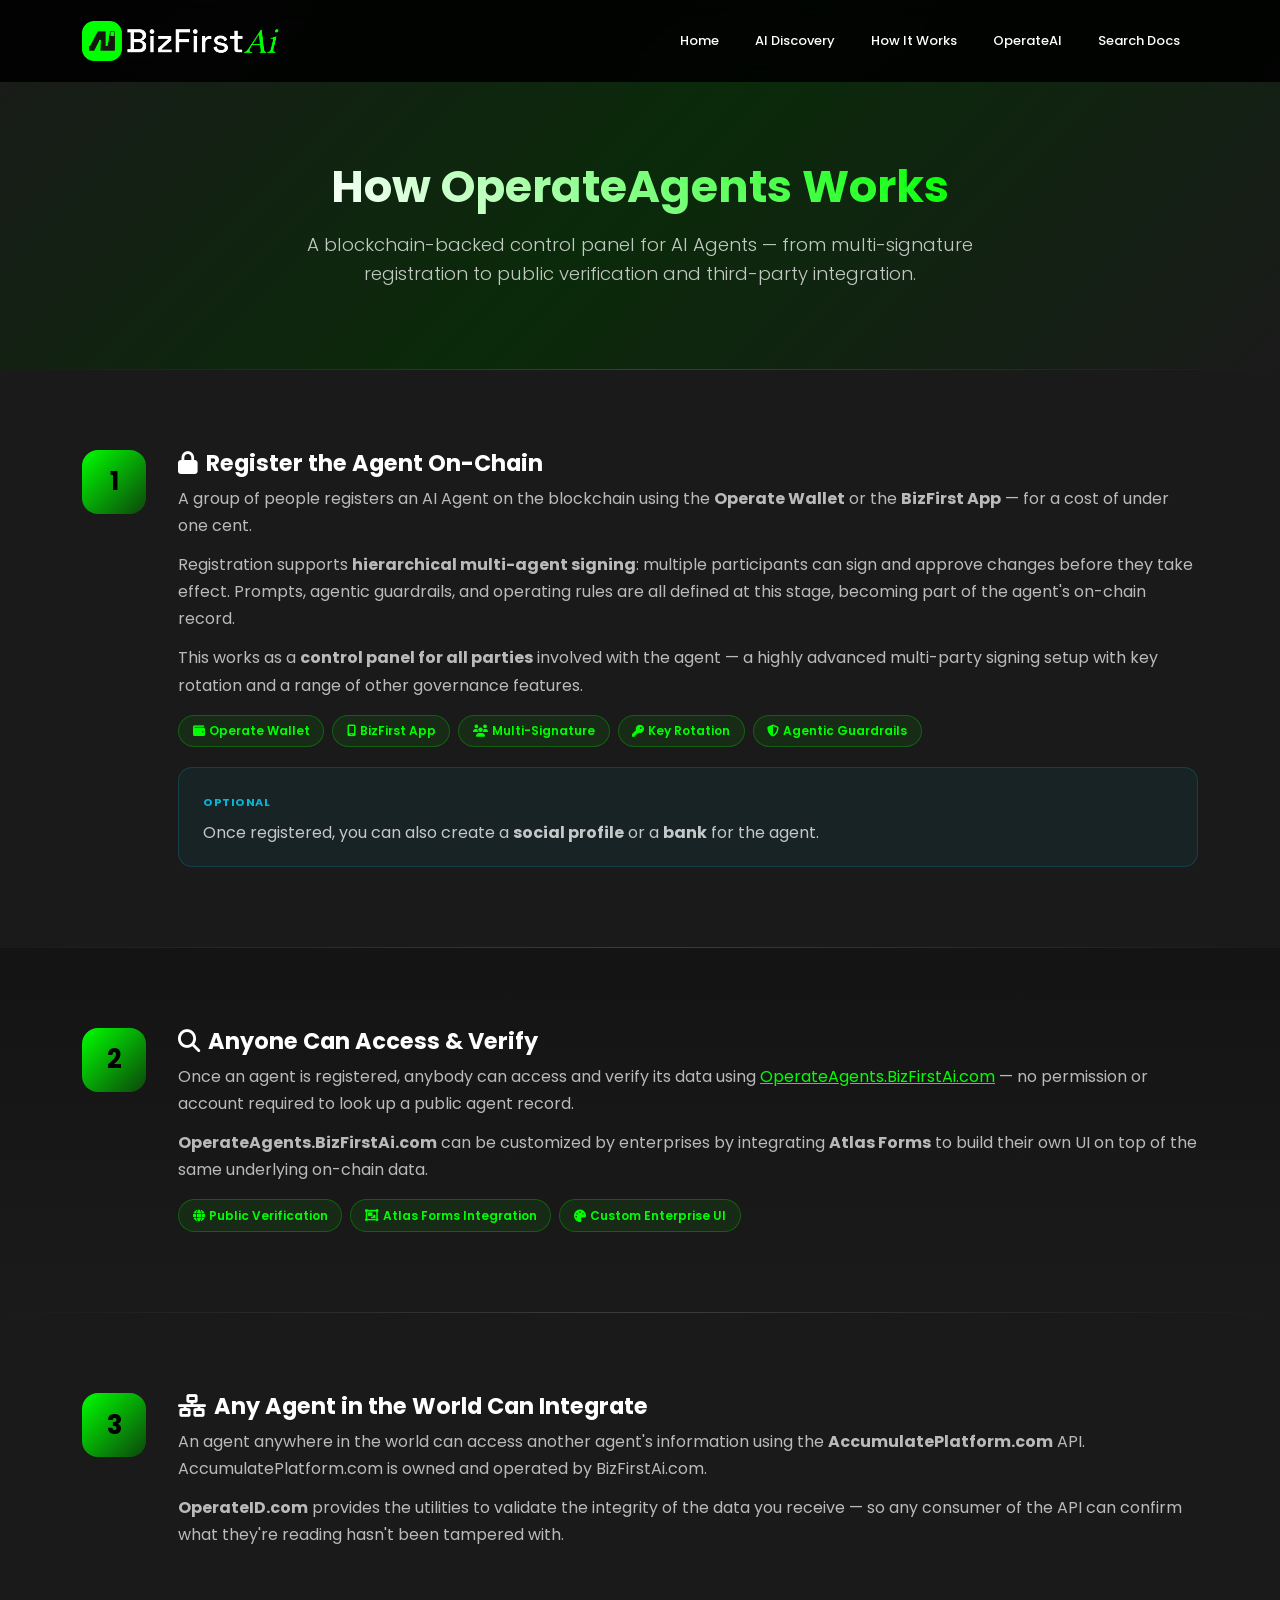
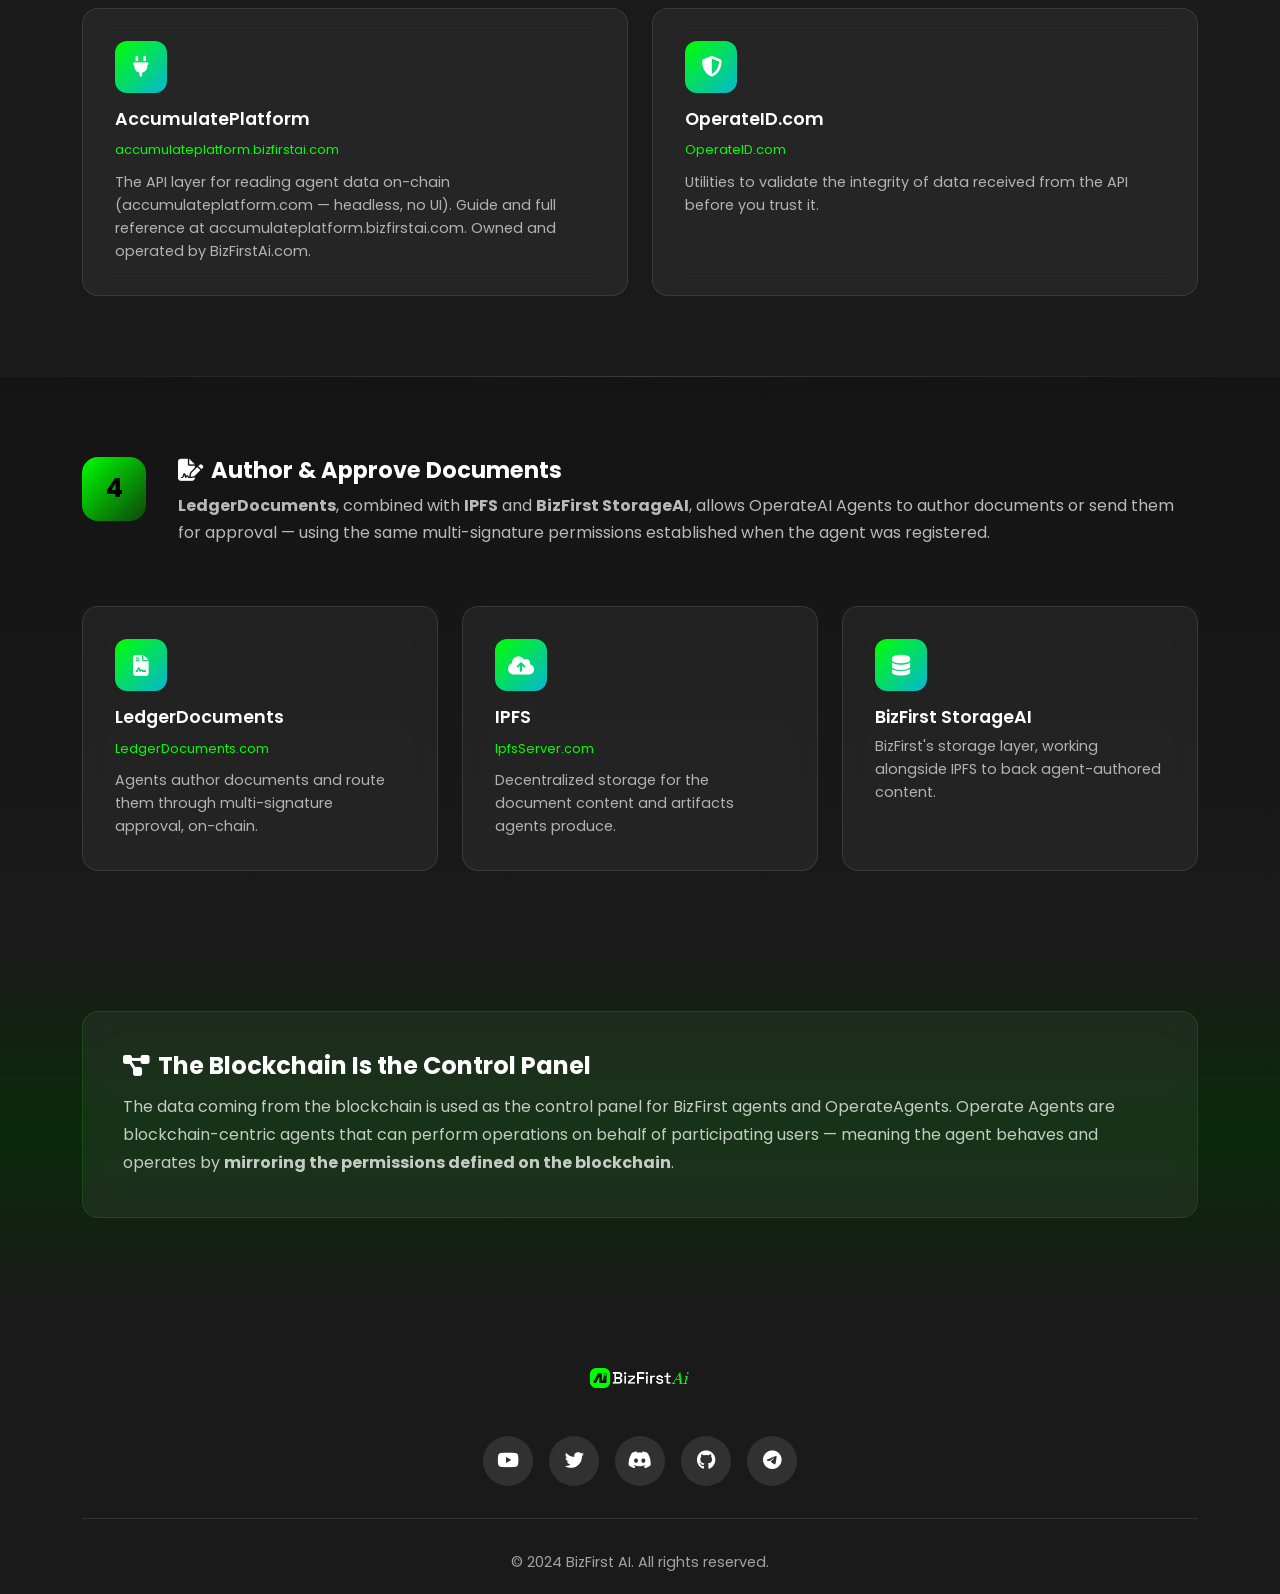
<file: docs/how-it-works.html>
<!DOCTYPE html>
<html lang="en">

<head>
    <meta charset="UTF-8">
    <meta name="viewport" content="width=device-width, initial-scale=1.0">
    <title>OperateAgents - How It Works</title>
    <meta name="description" content="How OperateAgents works: register an AI Agent on-chain with multi-signature approval, then let anyone verify and integrate with it.">
    <meta name="keywords" content="AI, Blockchain, Web3, Accumulate, OperateAI, OperateAgents, Multi-Signature, Agent Registry">
    <meta name="author" content="Bank on Ledger">

    <!-- Open Graph Meta Tags for Social Media -->
    <meta property="og:title" content="OperateAgents - How It Works">
    <meta property="og:description" content="How OperateAgents works: register an AI Agent on-chain with multi-signature approval, then let anyone verify and integrate with it.">
    <meta property="og:type" content="website">
    <meta property="og:url" content="https://OperateAgents.BizFirstAi.com/how-it-works.html">
    <meta property="og:image" content="https://bizfirstai.com/website/assets/Logo/logo-m.png">

    <!-- Twitter Card Meta Tags -->
    <meta name="twitter:card" content="summary_large_image">
    <meta name="twitter:title" content="OperateAgents - How It Works">
    <meta name="twitter:description" content="How OperateAgents works: register an AI Agent on-chain with multi-signature approval, then let anyone verify and integrate with it.">
    <meta name="twitter:image" content="https://bizfirstai.com/website/assets/Logo/logo-m.png">

    <link rel="icon" type="image/png" href="https://bizfirstai.com/website/assets/Logo/logo-m.png">

    <!-- Google Fonts -->
    <link href="https://fonts.googleapis.com/css2?family=Poppins:wght@300;400;500;600;700;800&display=swap"
        rel="stylesheet">

    <!-- Font Awesome -->
    <link rel="stylesheet" href="https://cdnjs.cloudflare.com/ajax/libs/font-awesome/6.4.0/css/all.min.css">

    <!-- Bootstrap CSS -->
    <link href="https://cdn.jsdelivr.net/npm/bootstrap@5.3.0/dist/css/bootstrap.min.css" rel="stylesheet">

    <!-- AOS Animation Library -->
    <link href="https://unpkg.com/aos@2.3.1/dist/aos.css" rel="stylesheet">

    <!-- Custom CSS (shared with AgentDiscovery.html) -->
    <link rel="stylesheet" href="css/style.css">
    <link rel="stylesheet" href="css/animations.css">
    <link rel="stylesheet" href="css/components.css">
    <link rel="stylesheet" href="css/common.css">

    <style>
        body { overflow-x: hidden; background: #1a1a1a; }

        /* ── Hero ── */
        .hiw-hero {
            padding: 160px 0 80px;
            background: linear-gradient(135deg, #1a1a1a 0%, #0a2a0a 50%, #1a1a1a 100%);
            text-align: center;
            color: #fff;
        }
        .hiw-hero h1 { font-size: 2.8rem; font-weight: 700; margin-bottom: 1rem; }
        .hiw-hero p.lead {
            font-size: 1.15rem;
            color: rgba(255,255,255,0.75);
            max-width: 700px;
            margin: 0 auto;
        }

        .section-divider {
            height: 1px;
            background: linear-gradient(90deg, transparent, rgba(255,255,255,0.15), transparent);
            margin: 0;
        }

        /* ── Steps ── */
        .hiw-section {
            padding: 80px 0;
            color: #fff;
            background: #1a1a1a;
        }
        .hiw-section.alt { background: linear-gradient(180deg, #141414 0%, #1a1a1a 100%); }
        .hiw-step {
            display: flex;
            gap: 2rem;
            align-items: flex-start;
        }
        .hiw-step + .hiw-step { margin-top: 3rem; }
        .hiw-step-number {
            flex-shrink: 0;
            width: 64px;
            height: 64px;
            border-radius: 16px;
            background: linear-gradient(135deg, var(--accent-primary), var(--accent-primary-shade));
            display: flex;
            align-items: center;
            justify-content: center;
            font-size: 1.6rem;
            font-weight: 700;
            color: #000;
        }
        .hiw-step-body h3 {
            font-size: 1.4rem;
            font-weight: 700;
            margin-bottom: 0.5rem;
            color: #fff;
        }
        .hiw-step-body p {
            color: rgba(255,255,255,0.7);
            line-height: 1.7;
            margin-bottom: 0.75rem;
        }
        .hiw-tag-row {
            display: flex;
            flex-wrap: wrap;
            gap: 0.5rem;
            margin-top: 1rem;
        }
        .hiw-tag {
            font-size: 0.75rem;
            font-weight: 600;
            padding: 0.35rem 0.85rem;
            border-radius: 50px;
            background: rgba(0,255,0,0.08);
            border: 1px solid rgba(0,255,0,0.25);
            color: var(--accent-primary);
        }
        .hiw-optional-card {
            margin-top: 1.25rem;
            padding: 1.25rem 1.5rem;
            border-radius: 14px;
            background: rgba(6,182,212,0.06);
            border: 1px solid rgba(6,182,212,0.2);
        }
        .hiw-optional-card .badge-optional {
            display: inline-block;
            font-size: 0.7rem;
            font-weight: 700;
            text-transform: uppercase;
            letter-spacing: 0.5px;
            color: var(--accent-secondary);
            margin-bottom: 0.4rem;
        }
        .hiw-optional-card p { margin: 0; color: rgba(255,255,255,0.75); }

        /* ── Integration cards ── */
        .hiw-integration-card {
            background: rgba(255,255,255,0.05);
            backdrop-filter: blur(12px);
            border: 1px solid rgba(255,255,255,0.1);
            border-radius: 16px;
            padding: 2rem;
            height: 100%;
            transition: all 0.3s ease;
        }
        .hiw-integration-card:hover {
            border-color: rgba(0,255,0,0.25);
            transform: translateY(-4px);
        }
        .hiw-integration-card .icon {
            width: 52px;
            height: 52px;
            border-radius: 12px;
            background: linear-gradient(135deg, var(--accent-primary), var(--accent-secondary));
            display: flex;
            align-items: center;
            justify-content: center;
            font-size: 1.3rem;
            color: #fff;
            margin-bottom: 1rem;
        }
        .hiw-integration-card h4 { font-size: 1.1rem; font-weight: 600; margin-bottom: 0.4rem; color: #fff; }
        .hiw-integration-card a.domain {
            font-size: 0.8rem;
            color: var(--accent-primary);
            text-decoration: none;
            display: inline-block;
            margin-bottom: 0.6rem;
        }
        .hiw-integration-card a.domain:hover { color: var(--accent-secondary); }
        .hiw-integration-card p { color: rgba(255,255,255,0.65); font-size: 0.9rem; line-height: 1.6; margin: 0; }

        /* ── Mirror callout ── */
        .hiw-mirror {
            padding: 60px 0 90px;
            background: linear-gradient(180deg, #1a1a1a 0%, #0a2a0a 50%, #1a1a1a 100%);
            color: #fff;
        }
        .hiw-mirror-card {
            background: rgba(255,255,255,0.05);
            backdrop-filter: blur(12px);
            border: 1px solid rgba(0,255,0,0.15);
            border-radius: 16px;
            padding: 2.5rem;
        }
        .hiw-mirror-card h3 { font-size: 1.5rem; font-weight: 700; margin-bottom: 0.75rem; }
        .hiw-mirror-card p { color: rgba(255,255,255,0.75); line-height: 1.75; margin: 0; }

        @media (max-width: 768px) {
            .hiw-hero { padding: 120px 0 60px; }
            .hiw-hero h1 { font-size: 2rem; }
            .hiw-step { flex-direction: column; gap: 1rem; }
        }
    </style>
</head>

<body>
    <!-- Preloader -->
    <div id="preloader">
        <div id="status">
            <div class="spinner">Loading...</div>
        </div>
    </div>

    <!-- Navigation -->
    <nav class="navbar navbar-expand-lg navbar-dark fixed-top custom-nav">
        <div class="container">
            <a class="navbar-brand" href="https://bizfirstai.github.io/BizFirstAi.com/">
                <div class="logo-container">
                    <img src="images/logo.png" alt="BizFirst AI" class="logo-img">
                </div>
            </a>

            <button class="navbar-toggler" type="button" data-bs-toggle="collapse" data-bs-target="#navbarNav">
                <span class="navbar-toggler-icon"></span>
            </button>

            <div class="collapse navbar-collapse" id="navbarNav">
                <ul class="navbar-nav ms-auto">
                    <li class="nav-item">
                        <a class="nav-link" href="https://bizfirstai.github.io/BizFirstAi.com/">Home</a>
                    </li>
                    <li class="nav-item">
                        <a class="nav-link" href="AgentDiscovery.html">AI Discovery</a>
                    </li>
                    <li class="nav-item">
                        <a class="nav-link active" href="how-it-works.html">How It Works</a>
                    </li>
                    <li class="nav-item">
                        <a class="nav-link" href="https://bizfirstai.github.io/OperateAI/">OperateAI</a>
                    </li>
                    <li class="nav-item">
                        <a class="nav-link" href="https://docs.bizfirstai.com/search" target="_blank" rel="noopener">Search Docs</a>
                    </li>
                </ul>
            </div>
        </div>
    </nav>

    <!-- Hero -->
    <section class="hiw-hero">
        <div class="container" data-aos="fade-up" data-aos-duration="800">
            <h1><span class="gradient-text">How OperateAgents Works</span></h1>
            <p class="lead">A blockchain-backed control panel for AI Agents — from multi-signature registration to public verification and third-party integration.</p>
        </div>
    </section>

    <div class="section-divider"></div>

    <!-- Step 1: Register -->
    <section class="hiw-section" id="register">
        <div class="container">
            <div class="hiw-step" data-aos="fade-up">
                <div class="hiw-step-number">1</div>
                <div class="hiw-step-body">
                    <h3><i class="fas fa-lock me-2"></i>Register the Agent On-Chain</h3>
                    <p>A group of people registers an AI Agent on the blockchain using the <strong>Operate Wallet</strong> or the <strong>BizFirst App</strong> &mdash; for a cost of under one cent.</p>
                    <p>Registration supports <strong>hierarchical multi-agent signing</strong>: multiple participants can sign and approve changes before they take effect. Prompts, agentic guardrails, and operating rules are all defined at this stage, becoming part of the agent's on-chain record.</p>
                    <p>This works as a <strong>control panel for all parties</strong> involved with the agent &mdash; a highly advanced multi-party signing setup with key rotation and a range of other governance features.</p>
                    <div class="hiw-tag-row">
                        <span class="hiw-tag"><i class="fas fa-wallet me-1"></i>Operate Wallet</span>
                        <span class="hiw-tag"><i class="fas fa-mobile-screen me-1"></i>BizFirst App</span>
                        <span class="hiw-tag"><i class="fas fa-users me-1"></i>Multi-Signature</span>
                        <span class="hiw-tag"><i class="fas fa-key me-1"></i>Key Rotation</span>
                        <span class="hiw-tag"><i class="fas fa-shield-halved me-1"></i>Agentic Guardrails</span>
                    </div>
                    <div class="hiw-optional-card">
                        <span class="badge-optional">Optional</span>
                        <p>Once registered, you can also create a <strong>social profile</strong> or a <strong>bank</strong> for the agent.</p>
                    </div>
                </div>
            </div>
        </div>
    </section>

    <div class="section-divider"></div>

    <!-- Step 2: Verify -->
    <section class="hiw-section alt" id="verify">
        <div class="container">
            <div class="hiw-step" data-aos="fade-up">
                <div class="hiw-step-number">2</div>
                <div class="hiw-step-body">
                    <h3><i class="fas fa-magnifying-glass me-2"></i>Anyone Can Access &amp; Verify</h3>
                    <p>Once an agent is registered, anybody can access and verify its data using <a href="https://OperateAgents.BizFirstAi.com" style="color: var(--accent-primary);">OperateAgents.BizFirstAi.com</a> &mdash; no permission or account required to look up a public agent record.</p>
                    <p><strong>OperateAgents.BizFirstAi.com</strong> can be customized by enterprises by integrating <strong>Atlas Forms</strong> to build their own UI on top of the same underlying on-chain data.</p>
                    <div class="hiw-tag-row">
                        <span class="hiw-tag"><i class="fas fa-globe me-1"></i>Public Verification</span>
                        <span class="hiw-tag"><i class="fas fa-object-group me-1"></i>Atlas Forms Integration</span>
                        <span class="hiw-tag"><i class="fas fa-palette me-1"></i>Custom Enterprise UI</span>
                    </div>
                </div>
            </div>
        </div>
    </section>

    <div class="section-divider"></div>

    <!-- Step 3: Integrate -->
    <section class="hiw-section" id="integrate">
        <div class="container">
            <div class="hiw-step" data-aos="fade-up">
                <div class="hiw-step-number">3</div>
                <div class="hiw-step-body">
                    <h3><i class="fas fa-network-wired me-2"></i>Any Agent in the World Can Integrate</h3>
                    <p>An agent anywhere in the world can access another agent's information using the <strong>AccumulatePlatform.com</strong> API. AccumulatePlatform.com is owned and operated by BizFirstAi.com.</p>
                    <p><strong>OperateID.com</strong> provides the utilities to validate the integrity of the data you receive &mdash; so any consumer of the API can confirm what they're reading hasn't been tampered with.</p>
                </div>
            </div>

            <div class="row g-4 mt-4">
                <div class="col-md-6" data-aos="fade-up" data-aos-delay="100">
                    <div class="hiw-integration-card">
                        <div class="icon"><i class="fas fa-plug"></i></div>
                        <h4>AccumulatePlatform</h4>
                        <a class="domain" href="https://accumulateplatform.bizfirstai.com" target="_blank">accumulateplatform.bizfirstai.com</a>
                        <p>The API layer for reading agent data on-chain (accumulateplatform.com — headless, no UI). Guide and full reference at accumulateplatform.bizfirstai.com. Owned and operated by BizFirstAi.com.</p>
                    </div>
                </div>
                <div class="col-md-6" data-aos="fade-up" data-aos-delay="150">
                    <div class="hiw-integration-card">
                        <div class="icon"><i class="fas fa-shield-halved"></i></div>
                        <h4>OperateID.com</h4>
                        <a class="domain" href="https://OperateID.com" target="_blank">OperateID.com</a>
                        <p>Utilities to validate the integrity of data received from the API before you trust it.</p>
                    </div>
                </div>
            </div>
        </div>
    </section>

    <div class="section-divider"></div>

    <!-- Step 4: Author & Approve Documents -->
    <section class="hiw-section alt" id="documents">
        <div class="container">
            <div class="hiw-step" data-aos="fade-up">
                <div class="hiw-step-number">4</div>
                <div class="hiw-step-body">
                    <h3><i class="fas fa-file-signature me-2"></i>Author &amp; Approve Documents</h3>
                    <p><strong>LedgerDocuments</strong>, combined with <strong>IPFS</strong> and <strong>BizFirst StorageAI</strong>, allows OperateAI Agents to author documents or send them for approval &mdash; using the same multi-signature permissions established when the agent was registered.</p>
                </div>
            </div>

            <div class="row g-4 mt-4">
                <div class="col-md-4" data-aos="fade-up" data-aos-delay="100">
                    <div class="hiw-integration-card">
                        <div class="icon"><i class="fas fa-file-contract"></i></div>
                        <h4>LedgerDocuments</h4>
                        <a class="domain" href="https://www.LedgerDocuments.com" target="_blank">LedgerDocuments.com</a>
                        <p>Agents author documents and route them through multi-signature approval, on-chain.</p>
                    </div>
                </div>
                <div class="col-md-4" data-aos="fade-up" data-aos-delay="150">
                    <div class="hiw-integration-card">
                        <div class="icon"><i class="fas fa-cloud-upload-alt"></i></div>
                        <h4>IPFS</h4>
                        <a class="domain" href="https://www.IpfsServer.com" target="_blank">IpfsServer.com</a>
                        <p>Decentralized storage for the document content and artifacts agents produce.</p>
                    </div>
                </div>
                <div class="col-md-4" data-aos="fade-up" data-aos-delay="200">
                    <div class="hiw-integration-card">
                        <div class="icon"><i class="fas fa-database"></i></div>
                        <h4>BizFirst StorageAI</h4>
                        <p>BizFirst's storage layer, working alongside IPFS to back agent-authored content.</p>
                    </div>
                </div>
            </div>
        </div>
    </section>

    <!-- Mirror callout -->
    <section class="hiw-mirror">
        <div class="container">
            <div class="hiw-mirror-card" data-aos="zoom-in">
                <h3><i class="fas fa-diagram-project me-2"></i>The Blockchain Is the Control Panel</h3>
                <p>The data coming from the blockchain is used as the control panel for BizFirst agents and OperateAgents. Operate Agents are blockchain-centric agents that can perform operations on behalf of participating users &mdash; meaning the agent behaves and operates by <strong>mirroring the permissions defined on the blockchain</strong>.</p>
            </div>
        </div>
    </section>

    <!-- Footer -->
    <footer class="footer">
        <div class="container">
            <div class="footer-content text-center">
                <div class="footer-logo" data-aos="fade-up">
                    <img src="images/logo.png" alt="BizFirst AI" class="footer-logo-img">
                </div>

                <div class="footer-social" data-aos="fade-up" data-aos-delay="400">
                    <a href="https://www.youtube.com/@operatecrypto" target="_blank"><i class="fab fa-youtube"></i></a>
                    <a href="https://twitter.com/OperateID" target="_blank"><i class="fab fa-twitter"></i></a>
                    <a href="https://discord.gg/F6NjA5dzZV" target="_blank"><i class="fab fa-discord"></i></a>
                    <a href="https://github.com/operatecrypto" target="_blank"><i class="fab fa-github"></i></a>
                    <a href="https://t.me/operatecrypto" target="_blank"><i class="fab fa-telegram"></i></a>
                </div>

                <div class="footer-bottom" data-aos="fade-up" data-aos-delay="600">
                    <p>&copy; 2024 BizFirst AI. All rights reserved.</p>
                </div>
            </div>
        </div>
    </footer>

    <!-- Bootstrap JS -->
    <script src="https://cdn.jsdelivr.net/npm/bootstrap@5.3.0/dist/js/bootstrap.bundle.min.js"></script>

    <!-- AOS Animation Library -->
    <script src="https://unpkg.com/aos@2.3.1/dist/aos.js"></script>

    <!-- Custom JS -->
    <script src="js/main.js"></script>
    <script src="js/animations.js"></script>
    <script src="js/components.js"></script>
</body>

</html>
</file>
<file: docs/css/style.css>
:root {
    /* Blue Accent Colors */
    --accent-primary:hsl(120, 100%, 50%);
    --accent-primary-shade:#0c450c;
    --accent-secondary: #06B6D4;
    --accent-tertiary: #10B981;
    --accent-warning: #F59E0B;
}

/* Reset and Base Styles */
* {
  margin: 0;
  padding: 0;
  box-sizing: border-box;
}

body {
  font-family: "Poppins", sans-serif;
  line-height: 1.6;
  color: #333;
  overflow-x: hidden;
}

/* Preloader */
#preloader {
  position: fixed;
  top: 0;
  left: 0;
  right: 0;
  bottom: 0;
  background: #1a1a1a;
  z-index: 9999;
  display: flex;
  align-items: center;
  justify-content: center;
}

.spinner {
  color: #fff;
  font-size: 18px;
  position: relative;
}

.spinner::after {
  content: "";
  position: absolute;
  top: -20px;
  left: 50%;
  transform: translateX(-50%);
  width: 40px;
  height: 40px;
  border: 3px solid rgba(255, 255, 255, 0.3);
  border-top: 3px solid #fff;
  border-radius: 50%;
  animation: spin 1s linear infinite;
}

@keyframes spin {
  0% {
    transform: translateX(-50%) rotate(0deg);
  }
  100% {
    transform: translateX(-50%) rotate(360deg);
  }
}

/* Navigation */
.custom-nav {
  background: rgba(0, 0, 0, 0.9);
  backdrop-filter: blur(10px);
  transition: all 0.3s ease;
  padding: 1rem 0;
}

.custom-nav.scrolled {
  background: rgba(0, 0, 0, 0.95);
  padding: 0.5rem 0;
}

.logo-container {
  display: flex;
  align-items: center;
  gap: 15px;
}

.logo-img {
  height: 40px;
  border-radius: 8px;
}

.logo-text .brand-name {
  font-size: 1.5rem;
  font-weight: 700;
  color: #fff;
  line-height: 1;
}

.logo-text .brand-tagline {
  font-size: 0.8rem;
  color: #888;
  line-height: 1;
}

/* Navigation Search */
.navbar-search {
  flex: 0 0 auto;
}

.search-container {
  display: flex;
  align-items: center;
  background: rgba(255, 255, 255, 0.1);
  border-radius: 25px;
  padding: 0.25rem;
  backdrop-filter: blur(10px);
  border: 1px solid rgba(255, 255, 255, 0.2);
  transition: all 0.3s ease;
}

.search-container:hover {
  background: rgba(255, 255, 255, 0.15);
  border-color: rgba(255, 255, 255, 0.3);
}

.search-input {
  background: transparent;
  border: none;
  color: white;
  padding: 0.5rem 1rem;
  width: 250px;
  font-size: 0.9rem;
}

.search-input:focus {
  background: transparent;
  border: none;
  color: white;
  box-shadow: none;
  outline: none;
}

.search-input::placeholder {
  color: rgba(255, 255, 255, 0.7);
}

.search-btn {
  background: var(--accent-primary);
  border: none;
  color: white;
  width: 40px;
  height: 40px;
  border-radius: 50%;
  display: flex;
  align-items: center;
  justify-content: center;
  transition: all 0.3s ease;
}

.search-btn:hover {
  background: var(--accent-primary);
  transform: scale(1.05);
  color: white;
}

.navbar-nav .nav-link {
  color: #fff !important;
  font-weight: 500;
  margin: 0 10px;
  transition: all 0.3s ease;
  position: relative;
}

.navbar-nav .nav-link:hover {
  color: var(--accent-primary) !important;
}

.navbar-nav .nav-link::after {
  content: "";
  position: absolute;
  bottom: -5px;
  left: 0;
  width: 0;
  height: 2px;
  background:var(--accent-primary);
  transition: width 0.3s ease;
}

.navbar-nav .nav-link:hover::after {
  width: 100%;
}

/* Enhanced Hero Section */
.hero-section {
  min-height: 100vh;
  background: linear-gradient(135deg, #1a1a1a 0%, #2d2d2d 100%);
  position: relative;
  display: flex;
  align-items: center;
  overflow: hidden;
  padding: 120px 0 120px;
}

.hero-main-container {
  background: rgba(255, 255, 255, 0.05);
  backdrop-filter: blur(15px);
  border-radius: 25px;
  padding: 3rem;
  border: 1px solid rgba(255, 255, 255, 0.1);
  box-shadow: 0 25px 50px rgba(0, 0, 0, 0.3);
}

.title-spacing {
  height: 2rem;
}

.section-spacing {
  height: 1.5rem;
}

.hero-bg-overlay {
  position: absolute;
  top: 0;
  left: 0;
  right: 0;
  bottom: 0;
  background: url('data:image/svg+xml,<svg xmlns="http://www.w3.org/2000/svg" viewBox="0 0 100 100"><defs><pattern id="grid" width="10" height="10" patternUnits="userSpaceOnUse"><path d="M 10 0 L 0 0 0 10" fill="none" stroke="rgba(255,255,255,0.1)" stroke-width="0.5"/></pattern></defs><rect width="100" height="100" fill="url(%23grid)"/></svg>');
  opacity: 0.3;
}

.hero-image-container {
  position: relative;
  text-align: center;
  height: 100%;
  display: flex;
  align-items: center;
  justify-content: center;
}

.hero-ai-image {
  max-width: 100%;
  height: auto;
  border-radius: 20px;
  box-shadow: 0 20px 60px rgba(0, 123, 255, 0.3);
  transition: all 0.3s ease;
  max-height: 400px;
  object-fit: cover;
}

.floating-icons {
  position: absolute;
  top: 0;
  left: 0;
  width: 100%;
  height: 100%;
  pointer-events: none;
}

.floating-icon {
  position: absolute;
  width: 60px;
  height: 60px;
  background: rgba(0, 123, 255, 0.2);
  border-radius: 50%;
  display: flex;
  align-items: center;
  justify-content: center;
  color: var(--accent-primary);
  font-size: 1.5rem;
  animation: float 6s ease-in-out infinite;
  animation-delay: var(--delay);
}

.floating-icon:nth-child(1) {
  top: 10%;
  right: 10%;
}
.floating-icon:nth-child(2) {
  top: 60%;
  right: 5%;
}
.floating-icon:nth-child(3) {
  bottom: 20%;
  left: 10%;
}
.floating-icon:nth-child(4) {
  top: 30%;
  left: 5%;
}

@keyframes float {
  0%,
  100% {
    transform: translateY(0px) rotate(0deg);
  }
  50% {
    transform: translateY(-20px) rotate(180deg);
  }
}

.hero-content {
  position: relative;
  z-index: 2;
  color: #fff;
}

.hero-title {
  font-size: 2.8rem;
  font-weight: 700;
  margin-bottom: 1.5rem;
  line-height: 1;
  letter-spacing: -1px;
    display: flex;

    align-items: center;
  justify-content: center;
}

.gradient-text {
  background: linear-gradient(45deg, #fff, var(--accent-primary));
  -webkit-background-clip: text;
  -webkit-text-fill-color: transparent;
  background-clip: text;
}

.hero-subtitle {
  font-size: 1.4rem;
  font-weight: 600;
  margin-bottom: 3rem;
  color:var(--accent-primary);
  display: flex;
  align-items: center;
  justify-content: center;
  letter-spacing: -0.5px;
}

.hero-features {
  margin: 3rem 0;
}

.feature-item {
  background: rgba(255, 255, 255, 0.1);
  padding: 1.5rem 1rem;
  border-radius: 15px;
  text-align: center;
  backdrop-filter: blur(10px);
  border: 1px solid rgba(255, 255, 255, 0.2);
  transition: all 0.3s ease;
  height: 100%;
  min-height: 120px;
  display: flex;
  flex-direction: column;
  justify-content: center;
  align-items: center;
}

.feature-item:hover {
  transform: translateY(-15px) scale(1.02);
  background: rgba(255, 255, 255, 0.15);
  box-shadow: 0 25px 50px rgba(0, 123, 255, 0.3);
}

.feature-icon {
  font-size: 1.8rem;
  color: var(--accent-primary);
  margin-bottom: 0.8rem;
  display: block;
  transition: all 0.3s ease;
}

.feature-item:hover .feature-icon {
  transform: scale(1.2) rotate(10deg);
  color: #fff;
}

.feature-item h4 {
  font-size: 1rem;
  font-weight: 600;
  margin: 0;
  color: #fff;
}

.hero-cta {
  margin-top: 3rem;
}

/* Buttons */
.btn {
  font-weight: 600;
  padding: 0.5rem 1.5rem;
  border-radius: 25px;
  text-decoration: none;
  display: inline-flex;
  align-items: center;
  gap: 0.5rem;
  transition: all 0.3s ease;
  position: relative;
  overflow: hidden;
  border: none;
  font-size: 0.9rem;
}

.btn::before {
  content: "";
  position: absolute;
  top: 0;
  left: -100%;
  width: 100%;
  height: 100%;
  background: linear-gradient(90deg, transparent, rgba(255, 255, 255, 0.2), transparent);
  transition: left 0.5s;
}

.btn:hover::before {
  left: 100%;
}

.btn-primary {
  background: linear-gradient(45deg, var(--accent-primary), var(--accent-primary));
  color: white;
  box-shadow: 0 4px 15px rgba(0, 123, 255, 0.4);
}

.btn-primary:hover {
  transform: translateY(-3px);
  box-shadow: 0 8px 25px var(--accent-primary);
  color: white;
}

.btn-outline-light {
  background: transparent;
  color: white;
  border: 2px solid rgba(255, 255, 255, 0.3);
  text-align: center;
}

.btn-outline-light:hover {
  background: rgba(255, 255, 255, 0.1);
  border-color: white;
  color: white;
  transform: translateY(-3px);
}

/* Section Styles */
.section-header {
  margin-bottom: 4rem;
}

.section-header h2 {
  font-size: 2.5rem;
  font-weight: 700;
  margin-bottom: 1rem;
  color: #333;
  display: flex;
  align-items: center;
  justify-content: center;
}

.section-header p {
  font-size: 1.1rem;
  color: #666;
  max-width: 800px;
  margin: 0 auto;
}

/* Generative AI Section */
.generative-ai-section {
  padding: 140px 0 100px;
  background: #f8f9fa;
}

.generative-ai-diagram {
  text-align: center;
  margin: 3rem 0;
}

.diagram-image {
  max-width: 100%;
  height: auto;
  border-radius: 20px;
  box-shadow: 0 20px 60px rgba(0, 0, 0, 0.1);
  transition: all 0.3s ease;
}

.diagram-image:hover {
  transform: scale(1.02);
  box-shadow: 0 30px 80px rgba(0, 0, 0, 0.15);
}

.use-case-card {
  background: white;
  padding: 2.5rem;
  border-radius: 20px;
  text-align: center;
  box-shadow: 0 10px 30px rgba(0, 0, 0, 0.1);
  transition: all 0.3s ease;
  height: 100%;
  border: 1px solid #eee;
}

.use-case-card:hover {
  transform: translateY(-15px);
  box-shadow: 0 25px 50px rgba(0, 0, 0, 0.15);
  border-color: var(--accent-primary);
}

.use-case-card .card-icon {
  width: 80px;
  height: 80px;
  background: linear-gradient(45deg, var(--accent-primary), var(--accent-primary));
  border-radius: 50%;
  display: flex;
  align-items: center;
  justify-content: center;
  margin: 0 auto 1.5rem;
  font-size: 2rem;
  color: white;
  transition: all 0.3s ease;
}

.use-case-card:hover .card-icon {
  transform: scale(1.1) rotate(5deg);
  box-shadow: 0 10px 25px rgba(0, 123, 255, 0.4);
}

.use-case-card h4 {
  font-size: 1.3rem;
  font-weight: 600;
  margin-bottom: 1rem;
  color: #333;
}

.use-case-card p {
  color: #666;
  line-height: 1.6;
}

/* Technology Section */
.tech-section {
  padding: 100px 0;
  background: #1a1a1a;
  color: #fff;
}

.tech-section .section-header h2,
.tech-section .section-header p {
  color: #fff;
}

.tech-card {
  background: rgba(255, 255, 255, 0.1);
  padding: 2.5rem;
  border-radius: 20px;
  text-align: center;
  backdrop-filter: blur(10px);
  border: 1px solid rgba(255, 255, 255, 0.2);
  transition: all 0.3s ease;
  height: 100%;
}

.tech-card:hover {
  transform: translateY(-15px) rotateY(5deg);
  background: rgba(255, 255, 255, 0.15);
  box-shadow: 0 25px 50px rgba(0, 123, 255, 0.3);
}

.tech-icon {
  width: 80px;
  height: 80px;
  background: linear-gradient(45deg, var(--accent-primary), var(--accent-primary));
  border-radius: 50%;
  display: flex;
  align-items: center;
  justify-content: center;
  margin: 0 auto 1.5rem;
  font-size: 2rem;
  color: white;
  transition: all 0.3s ease;
}

.tech-card:hover .tech-icon {
  transform: scale(1.2) rotate(10deg);
  box-shadow: 0 15px 30px rgba(0, 123, 255, 0.4);
}

.tech-card h4 {
  font-size: 1.3rem;
  font-weight: 600;
  margin-bottom: 0.5rem;
  color: white;
}

.tech-card p {
  color: rgba(255, 255, 255, 0.8);
  margin-bottom: 1.5rem;
}

/* Agentic AI Section */
.agentic-ai-section {
  padding: 100px 0;
  background: #f8f9fa;
}

.agentic-diagram-container {
  text-align: center;
  margin: 3rem 0;
}

.agentic-diagram {
  max-width: 100%;
  height: auto;
  border-radius: 20px;
  box-shadow: 0 20px 60px rgba(0, 0, 0, 0.1);
}

.architecture-card {
  background: white;
  border-radius: 20px;
  overflow: hidden;
  box-shadow: 0 10px 30px rgba(0, 0, 0, 0.1);
  transition: all 0.3s ease;
  height: 100%;
  border-top: 4px solid var(--accent-primary);
}

.architecture-card.learning {
  border-top-color: #28a745;
}

.architecture-card.efficiency {
  border-top-color: #ffc107;
}

.architecture-card.action {
  border-top-color: #dc3545;
}

.architecture-card:hover {
  transform: translateY(-15px);
  box-shadow: 0 25px 50px rgba(0, 0, 0, 0.15);
}

.architecture-card .card-header {
  padding: 2rem;
  text-align: center;
  background: linear-gradient(135deg, rgba(0, 123, 255, 0.1) 0%, rgba(0, 86, 179, 0.1) 100%);
}

.architecture-card.learning .card-header {
  background: linear-gradient(135deg, rgba(40, 167, 69, 0.1) 0%, rgba(30, 126, 52, 0.1) 100%);
}

.architecture-card.efficiency .card-header {
  background: linear-gradient(135deg, rgba(255, 193, 7, 0.1) 0%, rgba(224, 168, 0, 0.1) 100%);
}

.architecture-card.action .card-header {
  background: linear-gradient(135deg, rgba(220, 53, 69, 0.1) 0%, rgba(200, 35, 51, 0.1) 100%);
}

.architecture-card .card-header i {
  font-size: 3rem;
  margin-bottom: 1rem;
  color: var(--accent-primary);
}

.architecture-card.learning .card-header i {
  color: #28a745;
}

.architecture-card.efficiency .card-header i {
  color: #ffc107;
}

.architecture-card.action .card-header i {
  color: #dc3545;
}

.architecture-card .card-header h4 {
  font-size: 1.3rem;
  font-weight: 600;
  margin: 0;
  color: #333;
}

.architecture-card .card-body {
  padding: 2rem;
}

.architecture-card .card-body p {
  color: #666;
  margin-bottom: 1.5rem;
  line-height: 1.6;
}

.feature-list {
  list-style: none;
  padding: 0;
}

.feature-list li {
  padding: 0.5rem 0;
  color: #666;
  display: flex;
  align-items: center;
  gap: 0.5rem;
}

.feature-list i {
  color: #28a745;
  font-size: 0.9rem;
}

.architecture-footer {
  margin-top: 4rem;
  padding: 2rem;
  background: rgba(0, 123, 255, 0.1);
  border-radius: 15px;
}

.architecture-footer .lead {
  font-size: 1.1rem;
  color: #666;
  margin: 0;
  line-height: 1.6;
}

/* Product Section */
.product-section {
  padding: 80px 0;
}

.product-grid {
  display: grid;
  grid-template-columns: repeat(auto-fit, minmax(300px, 1fr));
  gap: 2rem;
  margin-top: 2rem;
}

.product-card {
  background: #fff;
  border-radius: 15px;
  padding: 2rem;
  box-shadow: 0 10px 30px rgba(0, 0, 0, 0.1);
  transition: all 0.3s ease;
  border: 1px solid #eee;
}

.product-card:hover {
  transform: translateY(-10px);
  box-shadow: 0 20px 40px rgba(0, 0, 0, 0.15);
}

.product-card h5 {
  font-size: 1.3rem;
  font-weight: 600;
  margin-bottom: 1rem;
  color: #333;
}

.product-card p {
  color: #666;
  margin-bottom: 1.5rem;
}

.product-actions {
  display: flex;
  gap: 0.75rem;
  align-items: center;
}

.product-actions .btn {
  padding: 0.4rem 1rem;
  font-size: 0.85rem;
}

/* Search Section */
.search-section {
  padding: 80px 0;
  background: #1a1a1a;
  color: #fff;
}

.search-section .section-header h2,
.search-section .section-header p {
  color: #fff;
}

.search-card {
  background: rgba(255, 255, 255, 0.1);
  border-radius: 20px;
  backdrop-filter: blur(10px);
  border: 1px solid rgba(255, 255, 255, 0.2);
  transition: all 0.3s ease;
  height: 100%;
}

.search-card:hover {
  background: rgba(255, 255, 255, 0.15);
  transform: translateY(-10px);
  box-shadow: 0 25px 50px rgba(0, 123, 255, 0.2);
}

.search-card .card-body {
  padding: 2.5rem;
}

.search-icon {
  width: 80px;
  height: 80px;
  background: linear-gradient(45deg, var(--accent-primary),var(--accent-primary));
  border-radius: 50%;
  display: flex;
  align-items: center;
  justify-content: center;
  margin: 0 auto 1.5rem;
  font-size: 2rem;
  color: white;
}

.search-card .card-title {
  font-size: 1.5rem;
  font-weight: 600;
  color: white;
  margin-bottom: 0.5rem;
  text-align: center;
}

.search-card .card-subtitle {
  color: rgba(255, 255, 255, 0.8);
  margin-bottom: 1.5rem;
  text-align: center;
}

.help-link,
.qr-link {
  color: var(--accent-primary);
  text-decoration: none;
  font-weight: 500;
  transition: all 0.3s ease;
}

.help-link:hover,
.qr-link:hover {
  color: white;
  text-decoration: underline;
}

.search-card .form-control {
  background: rgba(255, 255, 255, 0.1);
  border: 1px solid rgba(255, 255, 255, 0.3);
  color: white;
  padding: 0.75rem 1rem;
  border-radius: 10px;
}

.search-card .form-control:focus {
  background: rgba(255, 255, 255, 0.15);
  border-color: var(--accent-primary);
  color: white;
  box-shadow: 0 0 0 3px rgba(0, 123, 255, 0.2);
}

.search-card .form-control::placeholder {
  color: rgba(255, 255, 255, 0.6);
}

/* CTA Section */
.cta-section {
  padding: 80px 0;
  background: linear-gradient(135deg, var(--accent-primary) 0%, var(--accent-primary-shade) 100%);
  color: #fff;
  text-align: center;
  position: relative;
  overflow: hidden;
}

.cta-section::before {
  content: "";
  position: absolute;
  top: 0;
  left: 0;
  right: 0;
  bottom: 0;
  background: url('data:image/svg+xml,<svg xmlns="http://www.w3.org/2000/svg" viewBox="0 0 100 100"><defs><pattern id="cta-grid" width="20" height="20" patternUnits="userSpaceOnUse"><path d="M 20 0 L 0 0 0 20" fill="none" stroke="rgba(255,255,255,0.1)" stroke-width="1"/></pattern></defs><rect width="100" height="100" fill="url(%23cta-grid)"/></svg>');
  opacity: 0.3;
}

.cta-content {
  position: relative;
  z-index: 2;
}

.cta-icon {
  font-size: 4rem;
  margin-bottom: 1rem;
  animation: bounce 2s infinite;
}

.cta-section h2 {
  font-size: 2.5rem;
  font-weight: 700;
  margin-bottom: 1rem;
}

.cta-section p {
  font-size: 1.1rem;
  margin-bottom: 2rem;
  opacity: 0.9;
}

.btn-light {
  background: white;
  color: var(--accent-primary);
  border: none;
}

.btn-light:hover {
  background: rgba(255, 255, 255, 0.9);
  color: var(--accent-primary);
  transform: translateY(-3px);
  box-shadow: 0 10px 25px rgba(255, 255, 255, 0.3);
}

/* Ecosystem and Partners Section */
.ecosystem-section,
.partners-section {
  padding: 80px 0;
}

.partners-section {
  background: #1a1a1a;
  color: #fff;
}

.partners-section .section-header h2,
.partners-section .section-header p {
  color: #fff;
}

.partner-card,
.ecosystem-card {
  background: #fff;
  border-radius: 15px;
  padding: 2rem;
  text-align: center;
  box-shadow: 0 10px 30px rgba(0, 0, 0, 0.1);
  transition: all 0.3s ease;
  margin-bottom: 2rem;
  height: 100%;
}

.partners-section .partner-card {
  background: rgba(255, 255, 255, 0.1);
  color: #fff;
  backdrop-filter: blur(10px);
  border: 1px solid rgba(255, 255, 255, 0.2);
}

.partner-card:hover,
.ecosystem-card:hover {
  transform: translateY(-10px);
  box-shadow: 0 20px 40px rgba(0, 0, 0, 0.15);
}

.partners-section .partner-card:hover {
  background: rgba(255, 255, 255, 0.15);
  box-shadow: 0 20px 40px rgba(0, 123, 255, 0.3);
}

.partner-card h5,
.ecosystem-card h5 {
  font-size: 1.3rem;
  font-weight: 600;
  color: #333;
  margin-bottom: 0.5rem;
}

.partners-section .partner-card h5 {
  color: #fff;
}

.partner-card h7,
.ecosystem-card h7 {
  color: #666;
  font-size: 0.9rem;
  display: block;
  margin-bottom: 0.5rem;
}

.partners-section .partner-card h7 {
  color: rgba(255, 255, 255, 0.8);
}

.partner-card p,
.ecosystem-card p {
  color: #666;
  font-size: 0.95rem;
  margin-top: 1rem;
}

.partners-section .partner-card p {
  color: rgba(255, 255, 255, 0.8);
}

.partner-card a,
.ecosystem-card a {
  color: var(--accent-primary);
  text-decoration: none;
}

.partner-card a:hover,
.ecosystem-card a:hover {
  text-decoration: underline;
}

/* Contact Section */
.contact-section {
  padding: 80px 0;
  background: linear-gradient(135deg, var(--accent-primary) 0%, var(--accent-primary-shade) 100%);
  color: #fff;
  text-align: center;
  position: relative;
  overflow: hidden;
}

.contact-section::before {
  content: "";
  position: absolute;
  top: 0;
  left: 0;
  right: 0;
  bottom: 0;
  background: url('data:image/svg+xml,<svg xmlns="http://www.w3.org/2000/svg" viewBox="0 0 100 100"><defs><pattern id="contact-pattern" width="30" height="30" patternUnits="userSpaceOnUse"><circle cx="15" cy="15" r="2" fill="rgba(255,255,255,0.1)"/></pattern></defs><rect width="100" height="100" fill="url(%23contact-pattern)"/></svg>');
  opacity: 0.3;
}

.contact-section .section-header {
  position: relative;
  z-index: 2;
}

.contact-section .section-header h2,
.contact-section .section-header p {
  color: white;
}

.social-links-container {
  position: relative;
  z-index: 2;
}

.social-links {
  display: flex;
  justify-content: center;
  gap: 2rem;
  flex-wrap: wrap;
  margin: 3rem 0;
}

.social-link {
  display: flex;
  flex-direction: column;
  align-items: center;
  justify-content: center;
  width: 100px;
  height: 100px;
  background: rgba(255, 255, 255, 0.1);
  border-radius: 20px;
  color: white;
  text-decoration: none;
  transition: all 0.3s ease;
  backdrop-filter: blur(10px);
  border: 1px solid rgba(255, 255, 255, 0.2);
  position: relative;
  overflow: hidden;
}

.social-link::before {
  content: "";
  position: absolute;
  top: 0;
  left: 0;
  right: 0;
  bottom: 0;
  background: rgba(255, 255, 255, 0.1);
  transform: scale(0);
  border-radius: 50%;
  transition: transform 0.3s ease;
}

.social-link:hover::before {
  transform: scale(1);
}

.social-link i {
  font-size: 2rem;
  margin-bottom: 0.5rem;
  position: relative;
  z-index: 2;
}

.social-link span {
  font-size: 0.8rem;
  font-weight: 500;
  position: relative;
  z-index: 2;
}

.social-link:hover {
  transform: translateY(-10px) scale(1.05);
  box-shadow: 0 15px 30px rgba(255, 255, 255, 0.2);
  color: white;
}

.social-link.youtube:hover {
  background: rgba(255, 0, 0, 0.8);
}
.social-link.twitter:hover {
  background: rgba(29, 161, 242, 0.8);
}
.social-link.discord:hover {
  background: rgba(114, 137, 218, 0.8);
}
.social-link.github:hover {
  background: rgba(51, 51, 51, 0.8);
}
.social-link.telegram:hover {
  background: rgba(0, 136, 204, 0.8);
}

.contact-info {
  position: relative;
  z-index: 2;
}

.contact-email {
  font-size: 1.1rem;
  margin: 0;
}

.contact-email a {
  color: white;
  text-decoration: none;
  font-weight: 600;
  transition: all 0.3s ease;
}

.contact-email a:hover {
  text-decoration: underline;
  color: rgba(255, 255, 255, 0.8);
}

/* Footer */
.footer {
  background: #1a1a1a;
  color: #fff;
  padding: 60px 0 20px;
}

.footer-content {
  text-align: center;
}

.footer-logo {
  margin-bottom: 2rem;
}

.footer-logo-img {
  width: 100px;
  height: auto;
  margin-bottom: 1rem;
}

.footer-logo h4 {
  font-size: 1.5rem;
  font-weight: 700;
  margin: 0;
  color: white;
}

.footer-links {
  display: flex;
  justify-content: center;
  gap: 2rem;
  margin: 2rem 0;
  flex-wrap: wrap;
}

.footer-links a {
  color: rgba(255, 255, 255, 0.8);
  text-decoration: none;
  font-weight: 500;
  transition: all 0.3s ease;
  display: flex;
  align-items: center;
}

.footer-links a:hover {
  color: var(--accent-primary);
  transform: translateY(-2px);
}

.footer-social {
  display: flex;
  justify-content: center;
  gap: 1rem;
  margin: 2rem 0;
}

.footer-social a {
  display: flex;
  align-items: center;
  justify-content: center;
  width: 50px;
  height: 50px;
  background: rgba(255, 255, 255, 0.1);
  border-radius: 50%;
  color: white;
  text-decoration: none;
  transition: all 0.3s ease;
  font-size: 1.2rem;
}

.footer-social a:hover {
  background: var(--accent-primary);
  transform: translateY(-3px) scale(1.1);
  box-shadow: 0 8px 20px rgba(0, 123, 255, 0.4);
  color: white;
}

.footer-bottom {
  border-top: 1px solid rgba(255, 255, 255, 0.1);
  padding-top: 2rem;
  margin-top: 2rem;
}

.footer-bottom p {
  margin: 0;
  color: rgba(255, 255, 255, 0.6);
  font-size: 0.9rem;
}

/* Responsive Design */
@media (max-width: 991px) {
  .navbar-search {
    display: none !important;
  }
}

@media (max-width: 768px) {
  .hero-title {
    font-size: 2.5rem;
  }

  .hero-subtitle {
    font-size: 1.4rem;
    flex-direction: column;
    gap: 0.5rem;
  }

  .hero-features {
    margin: 3rem 0;
  }

  .feature-item {
    padding: 1.5rem 1rem;
    min-height: 120px;
  }

  .feature-icon {
    font-size: 1.8rem;
  }

  .feature-item h4 {
    font-size: 1rem;
  }

  .hero-title {
    font-size: 2.5rem;
  }

  .hero-subtitle {
    font-size: 1.5rem;
  }

  .section-header h2 {
    font-size: 2rem;
  }

  .floating-icon {
    width: 40px;
    height: 40px;
    font-size: 1rem;
  }

  .use-case-card .card-icon,
  .tech-icon,
  .search-icon {
    width: 60px;
    height: 60px;
    font-size: 1.5rem;
  }

  .social-links {
    gap: 1rem;
  }

  .social-link {
    width: 80px;
    height: 80px;
  }

  .social-link i {
    font-size: 1.5rem;
  }

  .footer-links {
    flex-direction: column;
    gap: 1rem;
  }

  .product-grid {
    grid-template-columns: 1fr;
  }

  .hero-cta {
    text-align: center;
  }

  .hero-cta .btn {
    margin: 0.5rem;
    width: 100%;
    max-width: 250px;
  }
}

@media (max-width: 576px) {
  .hero-title {
    font-size: 2rem;
  }

  .hero-subtitle {
    font-size: 1.2rem;
  }

  .feature-item {
    padding: 1.2rem;
    min-height: 100px;
  }

  .feature-icon {
    font-size: 1.6rem;
    margin-bottom: 0.8rem;
  }

  .feature-item h4 {
    font-size: 0.95rem;
  }

  .section-header h2 {
    font-size: 1.8rem;
  }

  .feature-item {
    padding: 1.5rem;
  }

  .use-case-card,
  .tech-card,
  .architecture-card,
  .partner-card,
  .ecosystem-card {
    padding: 1.5rem;
  }

  .social-link {
    width: 70px;
    height: 70px;
  }

  .social-link span {
    font-size: 0.7rem;
  }

  .cta-icon {
    font-size: 3rem;
  }

  .cta-section h2 {
    font-size: 2rem;
  }

  .hero-title {
    font-size: 2rem;
  }

  .hero-subtitle {
    font-size: 1.2rem;
  }
}

/* Utility Classes */
.bg-light {
  background-color: #f8f9fa !important;
}

.text-center {
  text-align: center !important;
}

.mb-5 {
  margin-bottom: 3rem !important;
}

.mt-5 {
  margin-top: 3rem !important;
}

.btn-lg {
  padding: 0.75rem 2rem;
  font-size: 1.1rem;
  border-radius: 25px;
}

/* Animation Classes */
@keyframes bounce {
  0%,
  20%,
  53%,
  80%,
  100% {
    transform: translateY(0);
  }
  40%,
  43% {
    transform: translateY(-15px);
  }
  70% {
    transform: translateY(-7px);
  }
  90% {
    transform: translateY(-3px);
  }
}
</file>
<file: docs/css/animations.css>
/* Animation Keyframes */
@keyframes fadeInUp {
  from {
    opacity: 0;
    transform: translateY(30px);
  }
  to {
    opacity: 1;
    transform: translateY(0);
  }
}

@keyframes fadeInLeft {
  from {
    opacity: 0;
    transform: translateX(-30px);
  }
  to {
    opacity: 1;
    transform: translateX(0);
  }
}

@keyframes fadeInRight {
  from {
    opacity: 0;
    transform: translateX(30px);
  }
  to {
    opacity: 1;
    transform: translateX(0);
  }
}

@keyframes scaleIn {
  from {
    opacity: 0;
    transform: scale(0.8);
  }
  to {
    opacity: 1;
    transform: scale(1);
  }
}

@keyframes pulse {
  0% {
    transform: scale(1);
  }
  50% {
    transform: scale(1.05);
  }
  100% {
    transform: scale(1);
  }
}

@keyframes float {
  0%,
  100% {
    transform: translateY(0px);
  }
  50% {
    transform: translateY(-20px);
  }
}

@keyframes glow {
  0%,
  100% {
    box-shadow: 0 0 20px rgba(0, 123, 255, 0.3);
  }
  50% {
    box-shadow: 0 0 30px rgba(0, 123, 255, 0.6);
  }
}

/* Animation Classes */
.fade-in-up {
  animation: fadeInUp 0.8s ease-out forwards;
}

.fade-in-left {
  animation: fadeInLeft 0.8s ease-out forwards;
}

.fade-in-right {
  animation: fadeInRight 0.8s ease-out forwards;
}

.scale-in {
  animation: scaleIn 0.6s ease-out forwards;
}

.pulse-animation {
  animation: pulse 2s infinite;
}

.float-animation {
  animation: float 3s ease-in-out infinite;
}

.glow-animation {
  animation: glow 2s ease-in-out infinite;
}

/* Hover Animations */
.hover-lift {
  transition: transform 0.3s ease, box-shadow 0.3s ease;
}

.hover-lift:hover {
  transform: translateY(-10px);
  box-shadow: 0 20px 40px rgba(0, 0, 0, 0.15);
}

.hover-scale {
  transition: transform 0.3s ease;
}

.hover-scale:hover {
  transform: scale(1.05);
}

.hover-glow {
  transition: box-shadow 0.3s ease;
}

.hover-glow:hover {
  box-shadow: 0 0 20px rgba(0, 123, 255, 0.4);
}

/* Loading Animations */
.loading-dots::after {
  content: "";
  animation: loadingDots 1.5s infinite;
}

@keyframes loadingDots {
  0%,
  20% {
    content: ".";
  }
  40% {
    content: "..";
  }
  60%,
  100% {
    content: "...";
  }
}

/* Scroll Animations */
.scroll-fade {
  opacity: 0;
  transform: translateY(30px);
  transition: all 0.8s ease;
}

.scroll-fade.visible {
  opacity: 1;
  transform: translateY(0);
}

.scroll-slide-left {
  opacity: 0;
  transform: translateX(-50px);
  transition: all 0.8s ease;
}

.scroll-slide-left.visible {
  opacity: 1;
  transform: translateX(0);
}

.scroll-slide-right {
  opacity: 0;
  transform: translateX(50px);
  transition: all 0.8s ease;
}

.scroll-slide-right.visible {
  opacity: 1;
  transform: translateX(0);
}

/* Stagger Animation */
.stagger-animation > * {
  opacity: 0;
  transform: translateY(20px);
  animation: fadeInUp 0.6s ease-out forwards;
}

.stagger-animation > *:nth-child(1) {
  animation-delay: 0.1s;
}
.stagger-animation > *:nth-child(2) {
  animation-delay: 0.2s;
}
.stagger-animation > *:nth-child(3) {
  animation-delay: 0.3s;
}
.stagger-animation > *:nth-child(4) {
  animation-delay: 0.4s;
}
.stagger-animation > *:nth-child(5) {
  animation-delay: 0.5s;
}
.stagger-animation > *:nth-child(6) {
  animation-delay: 0.6s;
}

/* Background Animations */
.animated-background {
  background: linear-gradient(-45deg, #1a1a1a, #2d2d2d, #1a1a1a, #333);
  background-size: 400% 400%;
  animation: gradientShift 15s ease infinite;
}

@keyframes gradientShift {
  0% {
    background-position: 0% 50%;
  }
  50% {
    background-position: 100% 50%;
  }
  100% {
    background-position: 0% 50%;
  }
}

/* Particle Animation */
.particles {
  position: absolute;
  top: 0;
  left: 0;
  width: 100%;
  height: 100%;
  overflow: hidden;
  pointer-events: none;
}

.particle {
  position: absolute;
  width: 4px;
  height: 4px;
  background: rgba(255, 255, 255, 0.5);
  border-radius: 50%;
  animation: particleFloat 20s linear infinite;
}

@keyframes particleFloat {
  0% {
    transform: translateY(100vh) rotate(0deg);
    opacity: 0;
  }
  10% {
    opacity: 1;
  }
  90% {
    opacity: 1;
  }
  100% {
    transform: translateY(-100px) rotate(360deg);
    opacity: 0;
  }
}

.particle:nth-child(1) {
  left: 10%;
  animation-delay: 0s;
}
.particle:nth-child(2) {
  left: 20%;
  animation-delay: 2s;
}
.particle:nth-child(3) {
  left: 30%;
  animation-delay: 4s;
}
.particle:nth-child(4) {
  left: 40%;
  animation-delay: 6s;
}
.particle:nth-child(5) {
  left: 50%;
  animation-delay: 8s;
}
.particle:nth-child(6) {
  left: 60%;
  animation-delay: 10s;
}
.particle:nth-child(7) {
  left: 70%;
  animation-delay: 12s;
}
.particle:nth-child(8) {
  left: 80%;
  animation-delay: 14s;
}
.particle:nth-child(9) {
  left: 90%;
  animation-delay: 16s;
}
</file>
<file: docs/css/components.css>
.bg-primary {
    --bs-bg-opacity: 1;
    background-color: var(--accent-primary-shade) !important;
}

.app-product-listing-content{

}
.app-product-listing-content> div{
  border:5px solid white;
  border-radius: 7px;;
}
.btn-outline-primary {
    --bs-btn-color: var(--accent-primary-shade);
    --bs-btn-border-color: var(--accent-primary-shade);
    --bs-btn-hover-color: #fff;
    --bs-btn-hover-bg: var(--accent-primary-shade);
    --bs-btn-hover-border-color: var(--accent-primary-shade);
    --bs-btn-focus-shadow-rgb: 13, 110, 253;
    --bs-btn-active-color: #fff;
    --bs-btn-active-bg: var(--accent-primary-shade);
    --bs-btn-active-border-color: var(--accent-primary-shade);
    --bs-btn-active-shadow: inset 0 3px 5px rgba(0, 0, 0, 0.125);
    --bs-btn-disabled-color: var(--accent-primary-shade);
    --bs-btn-disabled-bg: transparent;
    --bs-btn-disabled-border-color: var(--accent-primary-shade);
    --bs-gradient: none;
}

.nav-link {
    
    font-size: small;
 
}


/* Button Components */
.btn-primary {
  background: linear-gradient(45deg, var(--accent-primary), var(--accent-primary-shade));
  border: none;
  color: white;
  padding: 12px 30px;
  border-radius: 25px;
  font-weight: 600;
  text-decoration: none;
  display: inline-block;
  transition: all 0.3s ease;
  position: relative;
  overflow: hidden;
}

.btn-primary::before {
  content: "";
  position: absolute;
  top: 0;
  left: -100%;
  width: 100%;
  height: 100%;
  background: linear-gradient(90deg, transparent, rgba(255, 255, 255, 0.2), transparent);
  transition: left 0.5s;
}

.btn-primary:hover::before {
  left: 100%;
}

.btn-primary:hover {
  transform: translateY(-2px);
  box-shadow: 0 10px 20px rgba(0, 123, 255, 0.3);
  color: white;
  text-decoration: none;
}

.btn-secondary {
  background: transparent;
  border: 2px solid var(--accent-primary);
  color: var(--accent-primary);
  padding: 10px 28px;
  border-radius: 25px;
  font-weight: 600;
  text-decoration: none;
  display: inline-block;
  transition: all 0.3s ease;
}

.btn-secondary:hover {
  background: var(--accent-primary);
  color: white;
  transform: translateY(-2px);
  text-decoration: none;
}

/* Card Components */
.glass-card {
  background: rgba(255, 255, 255, 0.1);
  backdrop-filter: blur(10px);
  border: 1px solid rgba(255, 255, 255, 0.2);
  border-radius: 15px;
  padding: 2rem;
  transition: all 0.3s ease;
}

.glass-card:hover {
  background: rgba(255, 255, 255, 0.15);
  transform: translateY(-5px);
}

.gradient-card {
  background: linear-gradient(135deg, #667eea 0%, #764ba2 100%);
  color: white;
  border-radius: 15px;
  padding: 2rem;
  transition: all 0.3s ease;
}

.gradient-card:hover {
  transform: translateY(-10px);
  box-shadow: 0 20px 40px rgba(102, 126, 234, 0.3);
}

/* Icon Components */
.icon-wrapper {
  width: 60px;
  height: 60px;
  background: linear-gradient(45deg, var(--accent-primary), var(--accent-primary-shade));
  border-radius: 50%;
  display: flex;
  align-items: center;
  justify-content: center;
  margin: 0 auto 1rem;
  color: white;
  font-size: 1.5rem;
  transition: all 0.3s ease;
}

.icon-wrapper:hover {
  transform: scale(1.1) rotate(5deg);
  box-shadow: 0 10px 20px rgba(0, 123, 255, 0.3);
}

/* Product Card Icons */
.product-icon {
  width: 60px;
  height: 60px;
  background: linear-gradient(45deg, var(--accent-primary), var(--accent-primary-shade));
  border-radius: 15px;
  display: flex;
  align-items: center;
  justify-content: center;
  font-size: 1.8rem;
  color: white;
  transition: all 0.3s ease;
  box-shadow: 0 4px 15px rgba(0, 123, 255, 0.3);
}

.product-card:hover .product-icon {
  transform: scale(1.1) rotate(5deg);
  box-shadow: 0 8px 25px rgba(0, 123, 255, 0.4);
}

/* Enhanced Partner Cards */
.partner-logo-container {
  width: 120px;
  height: 80px;
  margin: 0 auto 1.5rem;
  display: flex;
  align-items: center;
  justify-content: center;
  background: rgba(255, 255, 255, 0.1);
  border-radius: 15px;
  padding: 1rem;
  transition: all 0.3s ease;
}

.partner-card:hover .partner-logo-container {
  background: rgba(255, 255, 255, 0.2);
  transform: scale(1.05);
}

.partner-logo-img {
  max-width: 100%;
  max-height: 100%;
  object-fit: contain;
  filter: brightness(1.1);
}

.partner-type {
  display: inline-block;
  background: rgba(0, 123, 255, 0.2);
  color: var(--accent-primary);
  padding: 0.25rem 0.75rem;
  border-radius: 15px;
  font-size: 0.8rem;
  font-weight: 600;
  text-transform: uppercase;
  letter-spacing: 0.5px;
  margin-bottom: 0.5rem;
}

.partner-subtitle {
  display: block;
  color: rgba(255, 255, 255, 0.7);
  font-size: 0.9rem;
  margin-bottom: 1rem;
}

.partner-link {
  color: var(--accent-primary);
  text-decoration: none;
  font-weight: 600;
  transition: all 0.3s ease;
  display: inline-flex;
  align-items: center;
}

.partner-link:hover {
  color: white;
  text-decoration: none;
  transform: translateX(5px);
}

/* Ecosystem Card Icons */
.ecosystem-icon {
  width: 70px;
  height: 70px;
  background: linear-gradient(45deg, #28a745, #20c997);
  border-radius: 50%;
  display: flex;
  align-items: center;
  justify-content: center;
  margin: 0 auto 1.5rem;
  font-size: 2rem;
  color: white;
  transition: all 0.3s ease;
}

.ecosystem-card:hover .ecosystem-icon {
  transform: scale(1.15) rotate(10deg);
  box-shadow: 0 10px 25px rgba(40, 167, 69, 0.4);
}

.ecosystem-category {
  display: inline-block;
  background: rgba(40, 167, 69, 0.2);
  color: #28a745;
  padding: 0.25rem 0.75rem;
  border-radius: 15px;
  font-size: 0.8rem;
  font-weight: 600;
  margin-bottom: 1rem;
}

/* Badge Components */
.status-badge {
  display: inline-block;
  padding: 0.25rem 0.75rem;
  border-radius: 15px;
  font-size: 0.8rem;
  font-weight: 600;
  text-transform: uppercase;
  letter-spacing: 0.5px;
}

.status-badge.active {
  background: #28a745;
  color: white;
}

.status-badge.pending {
  background: #ffc107;
  color: #333;
}

.status-badge.inactive {
  background: #6c757d;
  color: white;
}

/* Progress Components */
.progress-bar-custom {
  width: 100%;
  height: 8px;
  background: #e9ecef;
  border-radius: 4px;
  overflow: hidden;
  position: relative;
}

.progress-fill {
  height: 100%;
  background: linear-gradient(45deg, var(--accent-primary), var(--accent-primary-shade));
  border-radius: 4px;
  transition: width 1s ease;
  position: relative;
}

.progress-fill::after {
  content: "";
  position: absolute;
  top: 0;
  left: 0;
  right: 0;
  bottom: 0;
  background: linear-gradient(90deg, transparent, rgba(255, 255, 255, 0.3), transparent);
  animation: progressShine 2s infinite;
}

@keyframes progressShine {
  0% {
    transform: translateX(-100%);
  }
  100% {
    transform: translateX(100%);
  }
}

/* Loading Components */
.loading-spinner {
  width: 40px;
  height: 40px;
  border: 4px solid #f3f3f3;
  border-top: 4px solid var(--accent-primary);
  border-radius: 50%;
  animation: spin 1s linear infinite;
  margin: 0 auto;
}

.loading-dots {
  display: flex;
  justify-content: center;
  align-items: center;
  gap: 5px;
}

.loading-dot {
  width: 8px;
  height: 8px;
  background: var(--accent-primary);
  border-radius: 50%;
  animation: loadingBounce 1.4s infinite ease-in-out both;
}

.loading-dot:nth-child(1) {
  animation-delay: -0.32s;
}
.loading-dot:nth-child(2) {
  animation-delay: -0.16s;
}

@keyframes loadingBounce {
  0%,
  80%,
  100% {
    transform: scale(0);
  }
  40% {
    transform: scale(1);
  }
}

/* Tooltip Components */
.tooltip-custom {
  position: relative;
  display: inline-block;
}

.tooltip-custom .tooltip-text {
  visibility: hidden;
  width: 200px;
  background-color: #333;
  color: #fff;
  text-align: center;
  border-radius: 6px;
  padding: 8px 12px;
  position: absolute;
  z-index: 1;
  bottom: 125%;
  left: 50%;
  margin-left: -100px;
  opacity: 0;
  transition: opacity 0.3s;
  font-size: 0.9rem;
}

.tooltip-custom .tooltip-text::after {
  content: "";
  position: absolute;
  top: 100%;
  left: 50%;
  margin-left: -5px;
  border-width: 5px;
  border-style: solid;
  border-color: #333 transparent transparent transparent;
}

.tooltip-custom:hover .tooltip-text {
  visibility: visible;
  opacity: 1;
}

/* Modal Components */
.modal-overlay {
  position: fixed;
  top: 0;
  left: 0;
  right: 0;
  bottom: 0;
  background: rgba(0, 0, 0, 0.8);
  display: flex;
  align-items: center;
  justify-content: center;
  z-index: 1000;
  opacity: 0;
  visibility: hidden;
  transition: all 0.3s ease;
}

.modal-overlay.active {
  opacity: 1;
  visibility: visible;
}

.modal-content {
  background: white;
  border-radius: 15px;
  padding: 2rem;
  max-width: 500px;
  width: 90%;
  max-height: 80vh;
  overflow-y: auto;
  transform: scale(0.8);
  transition: transform 0.3s ease;
}

.modal-overlay.active .modal-content {
  transform: scale(1);
}

/* Form Components */
.form-group-custom {
  margin-bottom: 1.5rem;
}

.form-label-custom {
  display: block;
  margin-bottom: 0.5rem;
  font-weight: 600;
  color: #333;
}

.form-input-custom {
  width: 100%;
  padding: 12px 16px;
  border: 2px solid #e9ecef;
  border-radius: 8px;
  font-size: 1rem;
  transition: all 0.3s ease;
  background: white;
}

.form-input-custom:focus {
  outline: none;
  border-color: var(--accent-primary);
  box-shadow: 0 0 0 3px rgba(0, 123, 255, 0.1);
}

.form-input-custom.error {
  border-color: #dc3545;
}

.form-error-message {
  color: #dc3545;
  font-size: 0.875rem;
  margin-top: 0.25rem;
}

/* Notification Components */
.notification {
  position: fixed;
  top: 20px;
  right: 20px;
  background: white;
  border-radius: 8px;
  padding: 1rem 1.5rem;
  box-shadow: 0 10px 30px rgba(0, 0, 0, 0.1);
  border-left: 4px solid var(--accent-primary);
  z-index: 1000;
  transform: translateX(400px);
  transition: transform 0.3s ease;
}

.notification.show {
  transform: translateX(0);
}

.notification.success {
  border-left-color: #28a745;
}

.notification.error {
  border-left-color: #dc3545;
}

.notification.warning {
  border-left-color: #ffc107;
}

/* Responsive Grid Components */
.responsive-grid {
  display: grid;
  gap: 2rem;
  grid-template-columns: repeat(auto-fit, minmax(300px, 1fr));
}

.responsive-grid.small {
  grid-template-columns: repeat(auto-fit, minmax(200px, 1fr));
}

.responsive-grid.large {
  grid-template-columns: repeat(auto-fit, minmax(400px, 1fr));
}

/* Utility Components */
.text-gradient {
  background: linear-gradient(45deg, var(--accent-primary), var(--accent-primary-shade));
  -webkit-background-clip: text;
  -webkit-text-fill-color: transparent;
  background-clip: text;
}

.shadow-custom {
  box-shadow: 0 10px 30px rgba(0, 0, 0, 0.1);
}

.shadow-hover {
  transition: box-shadow 0.3s ease;
}

.shadow-hover:hover {
  box-shadow: 0 20px 40px rgba(0, 0, 0, 0.15);
}

.border-gradient {
  border: 2px solid transparent;
  background: linear-gradient(white, white) padding-box, linear-gradient(45deg, var(--accent-primary), var(--accent-primary-shade)) border-box;
  border-radius: 8px;
}
</file>
<file: docs/css/common.css>
.w-hidden {
    display: none;
}   
.right-panel{
display:flex; text-align: right;justify-content: flex-end;
width: 100%;
}



.list-item-card-smart{
    background: rgba(42, 39, 39, 0.1);
    border-radius: 20px;
    border: 1px solid rgba(255, 255, 255, 0.2);
    transition: all 0.3s ease;
    height: 100%;
}

.list-item-card-smart:hover{
    background: rgba(255, 255, 255, 0.15);
    transform: translateY(-10px);
    box-shadow: 0 25px 50px rgba(0, 123, 255, 0.2);
}

.app-product-listing-section-bizfirstdatastores .list-item-card-smart{
     background: rgba(0, 0, 0, 0.812) !important;
}
</file>
